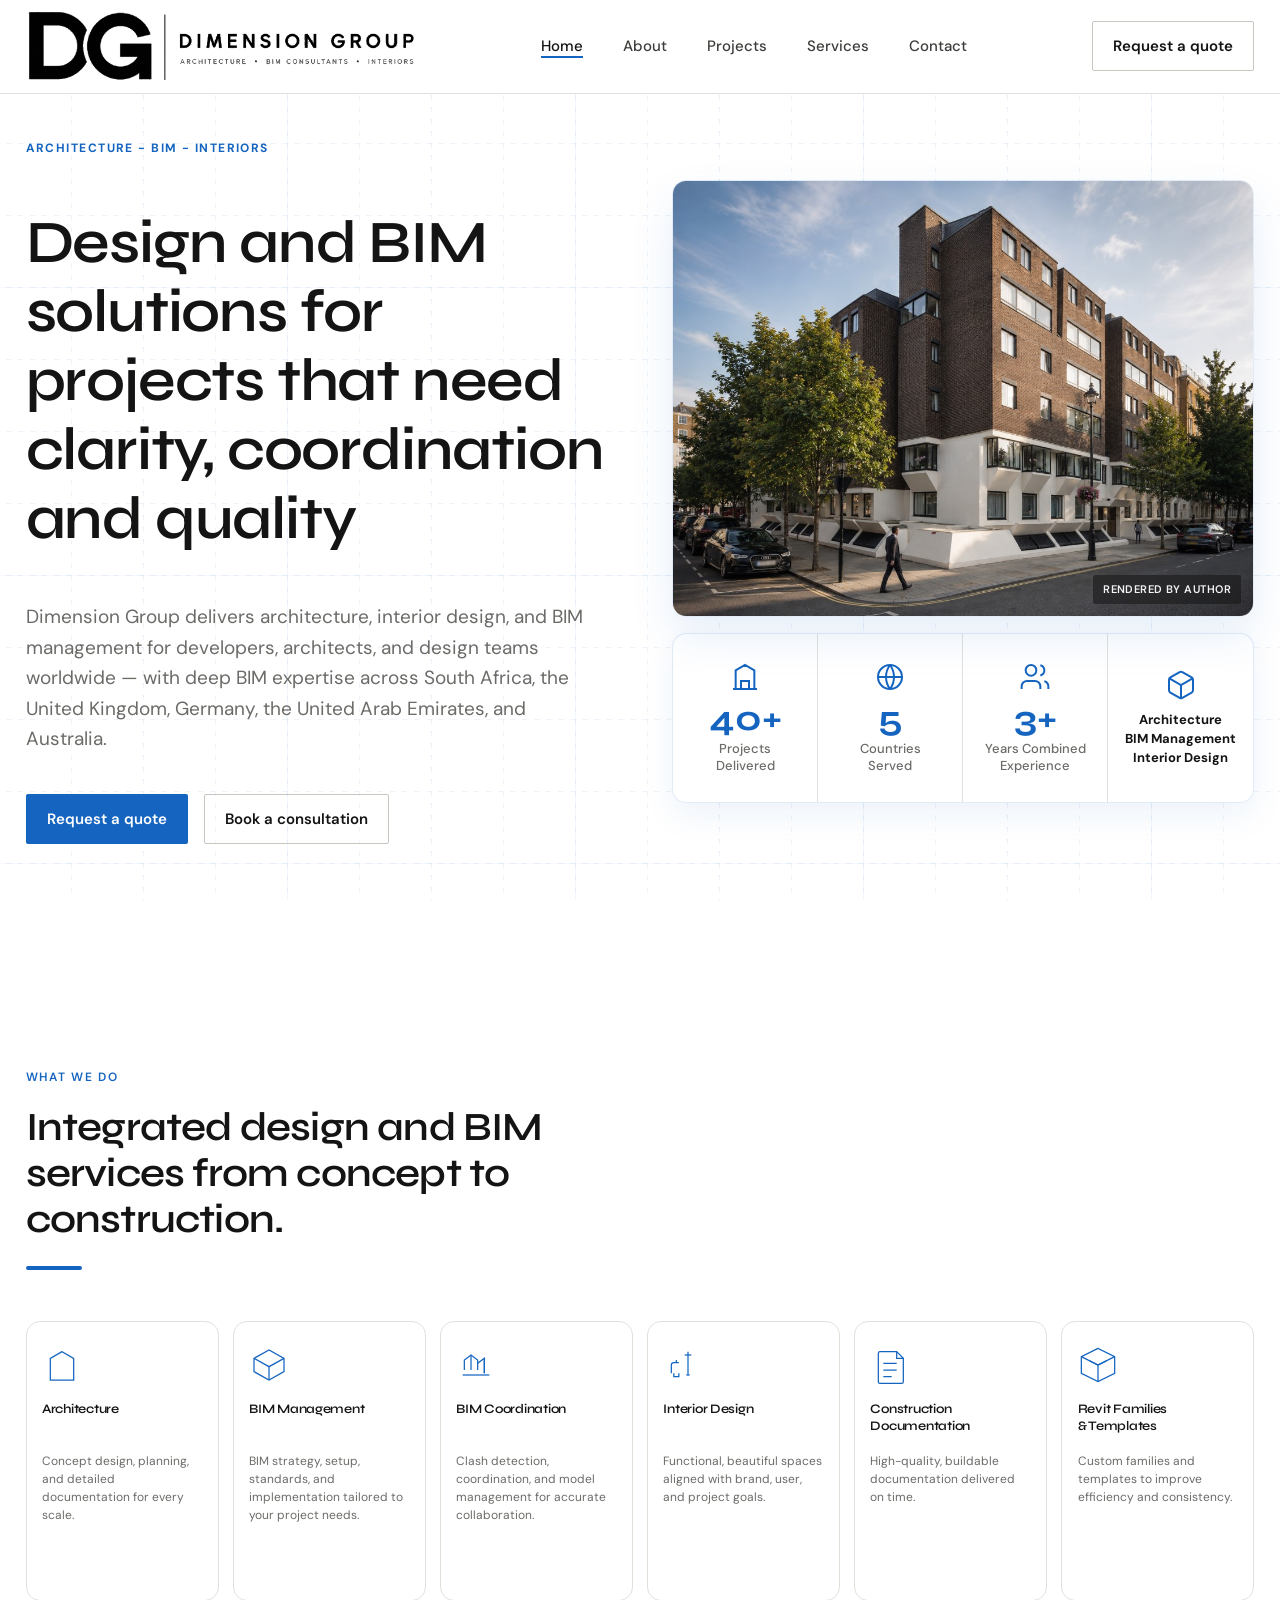
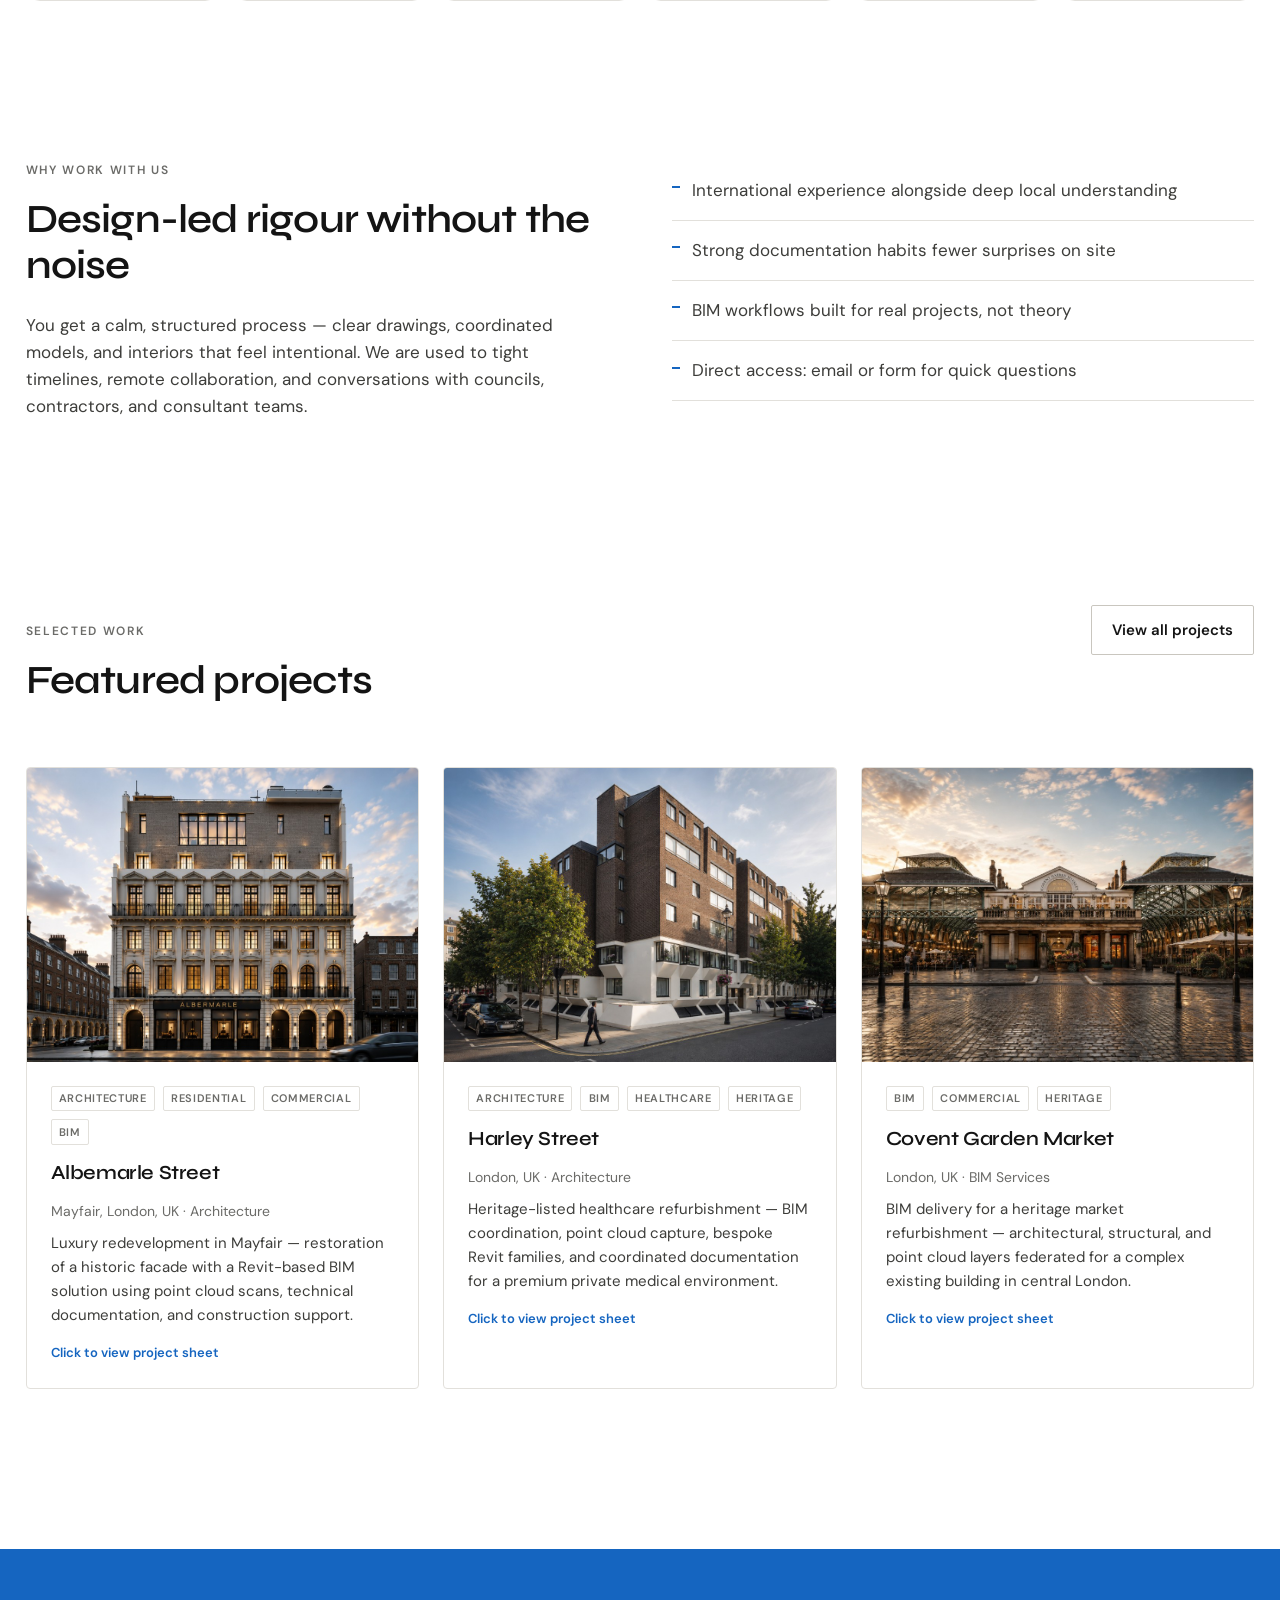
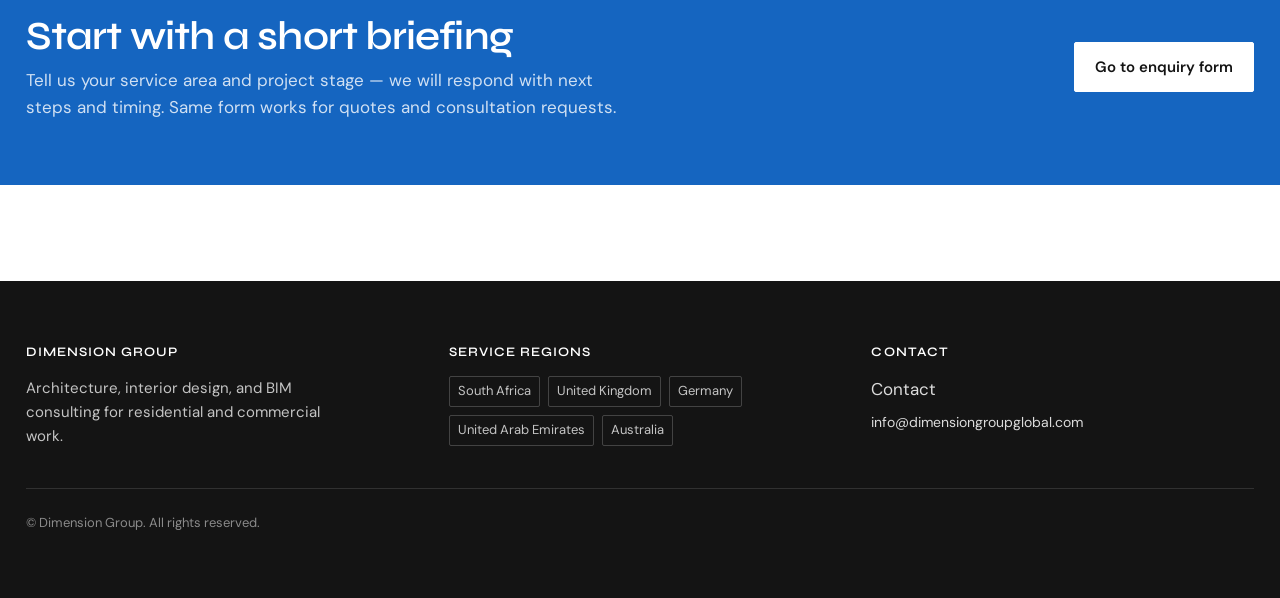
<file: index.html>
<!DOCTYPE html>
<html lang="en">
  <head>
    <meta charset="UTF-8" />
    <meta name="viewport" content="width=device-width, initial-scale=1" />
    <meta
      name="description"
      content="Dimension Group — design and BIM solutions across South Africa, the UK, Germany, the UAE, and Australia."
    />
    <meta name="robots" content="index, follow" />
    <link rel="canonical" href="https://www.dimensiongroupglobal.com/" />
    <link rel="icon" href="assets/images/logo.png" type="image/png" />
    <meta property="og:type" content="website" />
    <meta property="og:site_name" content="Dimension Group" />
    <meta property="og:title" content="Dimension Group — Design &amp; BIM consulting" />
    <meta
      property="og:description"
      content="Architecture, interior design, and BIM management for developers, architects, and design teams worldwide."
    />
    <meta property="og:url" content="https://www.dimensiongroupglobal.com/" />
    <meta property="og:image" content="https://www.dimensiongroupglobal.com/assets/images/hero.jpg" />
    <meta name="twitter:card" content="summary_large_image" />
    <meta name="twitter:title" content="Dimension Group — Design &amp; BIM consulting" />
    <meta
      name="twitter:description"
      content="Architecture, interior design, and BIM management for developers, architects, and design teams worldwide."
    />
    <meta name="twitter:image" content="https://www.dimensiongroupglobal.com/assets/images/hero.jpg" />
    <title>Dimension Group — Design &amp; BIM consulting</title>
    <link rel="preconnect" href="https://fonts.googleapis.com" />
    <link rel="preconnect" href="https://fonts.gstatic.com" crossorigin />
    <link
      href="https://fonts.googleapis.com/css2?family=DM+Sans:ital,opsz,wght@0,9..40,400;0,9..40,500;0,9..40,600;0,9..40,700&family=Syne:wght@500;600;700&display=swap"
      rel="stylesheet"
    />
    <link rel="stylesheet" href="css/main.css" />
  </head>
  <body class="grid-bg">
    <header class="site-header">
      <div class="header-inner">
        <a class="logo" href="index.html">
          <img src="assets/images/logo.png" alt="Dimension Group — Architecture, BIM Consultants, Interiors" width="1323" height="244" />
        </a>
        <nav class="nav-desktop" aria-label="Primary">
          <a href="index.html" aria-current="page">Home</a>
          <a href="about.html">About</a>
          <a href="projects.html">Projects</a>
          <a href="services.html">Services</a>
          <a href="contact.html">Contact</a>
        </nav>
        <div class="nav-cta">
          <a class="btn btn-secondary" href="contact.html#quote">Request a quote</a>
          <a
            class="btn btn-whatsapp-header"
            data-whatsapp
            data-whatsapp-prefill="Hi Dimension Group — I'd like to chat about a project."
            >WhatsApp</a
          >
        </div>
        <button type="button" class="btn-nav-toggle" aria-expanded="false" aria-controls="nav-mobile">
          Menu
        </button>
      </div>
      <nav id="nav-mobile" class="nav-mobile" aria-label="Mobile">
        <a href="index.html">Home</a>
        <a href="about.html">About</a>
        <a href="projects.html">Projects</a>
        <a href="services.html">Services</a>
        <a href="contact.html">Contact</a>
        <a href="contact.html#quote">Request a quote</a>
      </nav>
    </header>

    <main>
      <section class="hero">
        <div class="container hero-grid">
          <div>
            <p class="section-label">ARCHITECTURE - BIM - INTERIORS</p>
            <h1>Design and BIM solutions for projects that need clarity, coordination and quality</h1>
            <p class="hero-lede">
              Dimension Group delivers architecture, interior design, and BIM management for
              developers, architects, and design teams worldwide — with deep BIM expertise across
              South Africa, the United Kingdom, Germany, the United Arab Emirates, and Australia.
            </p>
            <div class="hero-actions">
              <a class="btn btn-primary" href="contact.html#quote">Request a quote</a>
              <a class="btn btn-secondary" href="contact.html#consultation">Book a consultation</a>
              <a
                class="btn btn-whatsapp"
                data-whatsapp
                data-whatsapp-prefill="Hi Dimension Group — I'd like to discuss a project."
                >Chat on WhatsApp</a
              >
            </div>
          </div>
          <div class="hero-visual">
            <figure class="hero-image-wrap">
              <img
                class="hero-image"
                src="assets/projects/harley-street-render.png"
                alt="Harley Street Private Healthcare — Dimension Group interior design"
                width="900"
                height="675"
              />
              <figcaption class="hero-image-caption">Rendered by author</figcaption>
            </figure>
            <div class="hero-stats" aria-label="Dimension Group at a glance">
              <div class="hero-stat">
                <svg class="hero-stat-icon" viewBox="0 0 24 24" fill="none" stroke="currentColor" stroke-width="1.5" aria-hidden="true">
                  <path d="M3 21h18M5 21V7l7-4 7 4v14M9 21v-6h6v6M9 9h.01M15 9h.01M9 13h.01M15 13h.01"/>
                </svg>
                <p class="hero-stat-value">40+</p>
                <p class="hero-stat-label">Projects<br />Delivered</p>
              </div>
              <div class="hero-stat">
                <svg class="hero-stat-icon" viewBox="0 0 24 24" fill="none" stroke="currentColor" stroke-width="1.5" aria-hidden="true">
                  <circle cx="12" cy="12" r="9"/>
                  <path d="M3 12h18M12 3a15 15 0 0 1 0 18M12 3a15 15 0 0 0 0 18"/>
                </svg>
                <p class="hero-stat-value">5</p>
                <p class="hero-stat-label">Countries<br />Served</p>
              </div>
              <div class="hero-stat">
                <svg class="hero-stat-icon" viewBox="0 0 24 24" fill="none" stroke="currentColor" stroke-width="1.5" aria-hidden="true">
                  <path d="M16 21v-2a4 4 0 0 0-4-4H6a4 4 0 0 0-4 4v2"/>
                  <circle cx="9" cy="7" r="4"/>
                  <path d="M22 21v-2a4 4 0 0 0-3-3.87M16 3.13a4 4 0 0 1 0 7.75"/>
                </svg>
                <p class="hero-stat-value">3+</p>
                <p class="hero-stat-label">Years Combined<br />Experience</p>
              </div>
              <div class="hero-stat hero-stat--services">
                <svg class="hero-stat-icon" viewBox="0 0 24 24" fill="none" stroke="currentColor" stroke-width="1.5" aria-hidden="true">
                  <path d="M21 16V8a2 2 0 0 0-1-1.73l-7-4a2 2 0 0 0-2 0l-7 4A2 2 0 0 0 3 8v8a2 2 0 0 0 1 1.73l7 4a2 2 0 0 0 2 0l7-4A2 2 0 0 0 21 16z"/>
                  <path d="M3.27 6.96 12 12.01l8.73-5.05M12 22.08V12"/>
                </svg>
                <p class="hero-stat-services">Architecture</p>
                <p class="hero-stat-services">BIM Management</p>
                <p class="hero-stat-services">Interior Design</p>
              </div>
            </div>
          </div>
        </div>
      </section>

      <section class="section what-we-do">
        <div class="container what-we-do-grid">
          <div class="what-we-do-intro">
            <p class="section-label">What we do</p>
            <h2>Integrated design and BIM services from concept to construction.</h2>
            <div class="what-we-do-rule" aria-hidden="true"></div>
          </div>
          <div class="service-cards-row">
            <a class="service-card" href="services.html#architecture">
              <svg class="service-card-icon" viewBox="0 0 48 48" fill="none" stroke="currentColor" stroke-width="1.5" aria-hidden="true">
                <path d="M24 8 10 16v26h28V16L24 8z"/>
                <path d="M18 24h.01M24 24h.01M30 24h.01M18 30h.01M24 30h.01M30 30h.01"/>
              </svg>
              <h3>Architecture</h3>
              <p>Concept design, planning, and detailed documentation for every scale.</p>
            </a>
            <a class="service-card" href="services.html#bim-strategy">
              <svg class="service-card-icon" viewBox="0 0 48 48" fill="none" stroke="currentColor" stroke-width="1.5" aria-hidden="true">
                <path d="M24 6 6 16v16l18 10 18-10V16L24 6z"/>
                <path d="M6 16l18 10 18-10M24 26V42"/>
              </svg>
              <h3>BIM Management</h3>
              <p>BIM strategy, setup, standards, and implementation tailored to your project needs.</p>
            </a>
            <a class="service-card" href="services.html#bim-project">
              <svg class="service-card-icon" viewBox="0 0 48 48" fill="none" stroke="currentColor" stroke-width="1.5" aria-hidden="true">
                <path d="M10 30V18l8-6 8 6v12"/>
                <path d="M18 12v18"/>
                <path d="M26 22l8-6v18"/>
                <path d="M34 16v18"/>
                <path d="M8 36h32"/>
              </svg>
              <h3>BIM Coordination</h3>
              <p>Clash detection, coordination, and model management for accurate collaboration.</p>
            </a>
            <a class="service-card" href="contact.html#quote">
              <svg class="service-card-icon" viewBox="0 0 48 48" fill="none" stroke="currentColor" stroke-width="1.5" aria-hidden="true">
                <path d="M10 34V24a3 3 0 0 1 3-3h6"/>
                <path d="M13 34v4h6v-4"/>
                <path d="M16 21v-3"/>
                <path d="M30 8v28"/>
                <path d="M26 12h8"/>
                <path d="M28 36h4"/>
              </svg>
              <h3>Interior Design</h3>
              <p>Functional, beautiful spaces aligned with brand, user, and project goals.</p>
            </a>
            <a class="service-card" href="services.html#bim-documentation">
              <svg class="service-card-icon" viewBox="0 0 48 48" fill="none" stroke="currentColor" stroke-width="1.5" aria-hidden="true">
                <path d="M12 8h20l8 8v28a2 2 0 0 1-2 2H12a2 2 0 0 1-2-2V10a2 2 0 0 1 2-2z"/>
                <path d="M32 8v8h8"/>
                <path d="M16 22h16M16 30h16M16 38h10"/>
              </svg>
              <h3>Construction<br />Documentation</h3>
              <p>High-quality, buildable documentation delivered on time.</p>
            </a>
            <a class="service-card" href="services.html#bim-digital-assets">
              <svg class="service-card-icon" viewBox="0 0 48 48" fill="none" stroke="currentColor" stroke-width="1.5" aria-hidden="true">
                <path d="M24 4 4 14v20l20 10 20-10V14L24 4z"/>
                <path d="M4 14l20 10 20-10M24 24v20"/>
                <path d="M14 19l10 5 10-5"/>
              </svg>
              <h3>Revit Families<br />&amp; Templates</h3>
              <p>Custom families and templates to improve efficiency and consistency.</p>
            </a>
          </div>
        </div>
      </section>

      <section class="section section-tight">
        <div class="container split">
          <div>
            <p class="section-label">Why work with us</p>
            <h2>Design-led rigour without the noise</h2>
            <p>
              You get a calm, structured process — clear drawings, coordinated models, and interiors
              that feel intentional. We are used to tight timelines, remote collaboration, and
              conversations with councils, contractors, and consultant teams.
            </p>
          </div>
          <div>
            <ul class="list-check">
              <li>International experience alongside deep local understanding</li>
              <li>Strong documentation habits fewer surprises on site</li>
              <li>BIM workflows built for real projects, not theory</li>
              <li>Direct access: email or form for quick questions</li>
            </ul>
          </div>
        </div>
      </section>

      <section class="section">
        <div class="container">
          <div style="display: flex; flex-wrap: wrap; align-items: baseline; justify-content: space-between; gap: var(--space-md)">
            <div>
              <p class="section-label">Selected work</p>
              <h2>Featured projects</h2>
            </div>
            <a class="btn btn-secondary" href="projects.html">View all projects</a>
          </div>
          <div id="featured-projects" class="projects-grid" style="margin-top: var(--space-lg)" aria-live="polite"></div>
        </div>
      </section>

      <section class="lead-strip" id="lead">
        <div class="lead-strip-inner">
          <div>
            <h2>Start with a short briefing</h2>
            <p>
              Tell us your service area and project stage — we will respond with next steps and
              timing. Same form works for quotes and consultation requests.
            </p>
          </div>
          <a class="btn btn-secondary" href="contact.html#quote" style="background: #fff; border-color: #fff; color: var(--ink)">Go to enquiry form</a>
        </div>
      </section>
    </main>

    <footer class="footer">
      <div class="footer-inner">
        <div>
          <h4>Dimension Group</h4>
          <p style="margin: 0; font-size: 0.9375rem; max-width: 22em">
            Architecture, interior design, and BIM consulting for residential and commercial work.
          </p>
        </div>
        <div>
          <h4>Service regions</h4>
          <ul class="footer-regions">
            <li>South Africa</li>
            <li>United Kingdom</li>
            <li>Germany</li>
            <li>United Arab Emirates</li>
            <li>Australia</li>
          </ul>
        </div>
        <div>
          <h4>Contact</h4>
          <p style="margin: 0 0 var(--space-xs)">
            <a href="contact.html">Contact</a>
          </p>
          <p style="margin: 0; font-size: 0.875rem">
            <a id="footer-email" href="mailto:info@dimensiongroupglobal.com">info@dimensiongroupglobal.com</a>
          </p>
        </div>
      </div>
      <p class="footer-bottom">&copy; Dimension Group. All rights reserved.</p>
    </footer>

    <script src="js/main.js"></script>
    <script src="js/projects.js"></script>
    <script type="application/ld+json">
      {
        "@context": "https://schema.org",
        "@type": "ProfessionalService",
        "name": "Dimension Group",
        "url": "https://www.dimensiongroupglobal.com/",
        "logo": "https://www.dimensiongroupglobal.com/assets/images/logo.png",
        "image": "https://www.dimensiongroupglobal.com/assets/images/hero.jpg",
        "description": "Architecture, interior design, and BIM consulting for residential and commercial projects worldwide.",
        "email": "info@dimensiongroupglobal.com",
        "areaServed": ["South Africa", "United Kingdom", "Germany", "United Arab Emirates", "Australia"],
        "serviceType": ["Architecture", "BIM consulting", "Interior design"]
      }
    </script>
  </body>
</html>
</file>
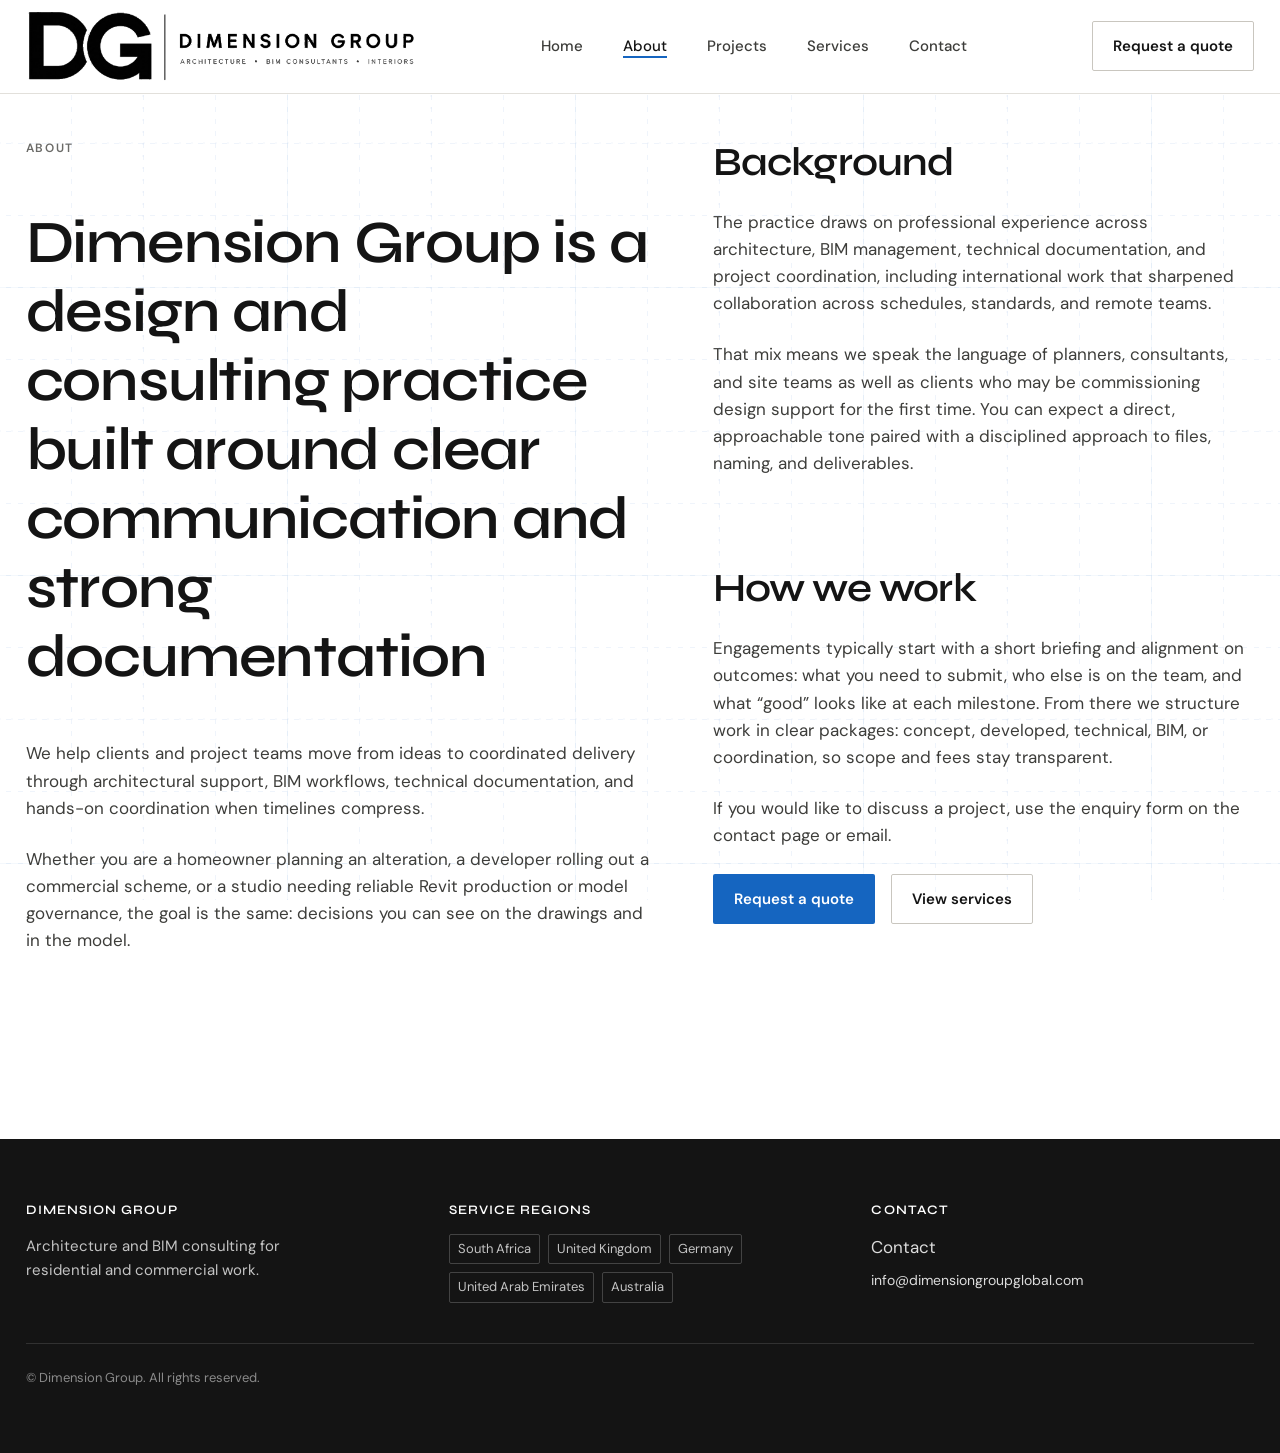
<file: about.html>
<!DOCTYPE html>
<html lang="en">
  <head>
    <meta charset="UTF-8" />
    <meta name="viewport" content="width=device-width, initial-scale=1" />
    <meta
      name="description"
      content="About Dimension Group — design and consulting in architecture and BIM."
    />
    <meta name="robots" content="index, follow" />
    <link rel="canonical" href="https://www.dimensiongroupglobal.com/about.html" />
    <link rel="icon" href="assets/images/logo.png" type="image/png" />
    <meta property="og:type" content="website" />
    <meta property="og:site_name" content="Dimension Group" />
    <meta property="og:title" content="About — Dimension Group" />
    <meta property="og:description" content="About Dimension Group — design and consulting in architecture and BIM." />
    <meta property="og:url" content="https://www.dimensiongroupglobal.com/about.html" />
    <meta property="og:image" content="https://www.dimensiongroupglobal.com/assets/images/hero.jpg" />
    <meta name="twitter:card" content="summary_large_image" />
    <title>About — Dimension Group</title>
    <link rel="preconnect" href="https://fonts.googleapis.com" />
    <link rel="preconnect" href="https://fonts.gstatic.com" crossorigin />
    <link
      href="https://fonts.googleapis.com/css2?family=DM+Sans:ital,opsz,wght@0,9..40,400;0,9..40,500;0,9..40,600;0,9..40,700&family=Syne:wght@500;600;700&display=swap"
      rel="stylesheet"
    />
    <link rel="stylesheet" href="css/main.css" />
  </head>
  <body class="grid-bg">
    <header class="site-header">
      <div class="header-inner">
        <a class="logo" href="index.html">
          <img src="assets/images/logo.png" alt="Dimension Group — Architecture, BIM Consultants, Interiors" width="1323" height="244" />
        </a>
        <nav class="nav-desktop" aria-label="Primary">
          <a href="index.html">Home</a>
          <a href="about.html" aria-current="page">About</a>
          <a href="projects.html">Projects</a>
          <a href="services.html">Services</a>
          <a href="contact.html">Contact</a>
        </nav>
        <div class="nav-cta">
          <a class="btn btn-secondary" href="contact.html#quote">Request a quote</a>
          <a
            class="btn btn-whatsapp-header"
            data-whatsapp
            data-whatsapp-prefill="Hi Dimension Group — I'd like to chat about a project."
            >WhatsApp</a
          >
        </div>
        <button type="button" class="btn-nav-toggle" aria-expanded="false" aria-controls="nav-mobile">
          Menu
        </button>
      </div>
      <nav id="nav-mobile" class="nav-mobile" aria-label="Mobile">
        <a href="index.html">Home</a>
        <a href="about.html">About</a>
        <a href="projects.html">Projects</a>
        <a href="services.html">Services</a>
        <a href="contact.html">Contact</a>
        <a href="contact.html#quote">Request a quote</a>
      </nav>
    </header>

    <main>
      <section class="section section-tight">
        <div class="container about-layout">
          <div class="about-intro">
            <p class="section-label">About</p>
            <h1>Dimension Group is a design and consulting practice built around clear communication and strong documentation</h1>
            <p>
              We help clients and project teams move from ideas to coordinated delivery through
              architectural support, BIM workflows, technical documentation, and hands-on
              coordination when timelines compress.
            </p>
            <p>
              Whether you are a homeowner planning an alteration, a developer rolling out a
              commercial scheme, or a studio needing reliable Revit production or model governance,
              the goal is the same: decisions you can see on the drawings and in the model.
            </p>
          </div>
          <div class="about-content">
            <div class="about-block">
              <h2>Background</h2>
              <p>
                The practice draws on professional experience across architecture, BIM management,
                technical documentation, and project coordination, including international work that
                sharpened collaboration across schedules, standards, and remote teams.
              </p>
              <p>
                That mix means we speak the language of planners, consultants, and site teams as well
                as clients who may be commissioning design support for the first time. You can expect a
                direct, approachable tone paired with a disciplined approach to files, naming, and
                deliverables.
              </p>
            </div>
            <div class="about-block">
              <h2>How we work</h2>
              <p>
                Engagements typically start with a short briefing and alignment on outcomes: what you
                need to submit, who else is on the team, and what “good” looks like at each milestone.
                From there we structure work in clear packages: concept, developed, technical, BIM, or
                coordination, so scope and fees stay transparent.
              </p>
              <p>
                If you would like to discuss a project, use the enquiry form on the contact page or email.
              </p>
              <div class="about-actions">
                <a class="btn btn-primary" href="contact.html#quote">Request a quote</a>
                <a class="btn btn-secondary" href="services.html">View services</a>
              </div>
            </div>
          </div>
        </div>
      </section>
    </main>

    <footer class="footer">
      <div class="footer-inner">
        <div>
          <h4>Dimension Group</h4>
          <p style="margin: 0; font-size: 0.9375rem; max-width: 22em">
            Architecture and BIM consulting for residential and commercial work.
          </p>
        </div>
        <div>
          <h4>Service regions</h4>
          <ul class="footer-regions">
            <li>South Africa</li>
            <li>United Kingdom</li>
            <li>Germany</li>
            <li>United Arab Emirates</li>
            <li>Australia</li>
          </ul>
        </div>
        <div>
          <h4>Contact</h4>
          <p style="margin: 0 0 var(--space-xs)">
            <a href="contact.html">Contact</a>
          </p>
          <p style="margin: 0; font-size: 0.875rem">
            <a href="mailto:info@dimensiongroupglobal.com">info@dimensiongroupglobal.com</a>
          </p>
        </div>
      </div>
      <p class="footer-bottom">&copy; Dimension Group. All rights reserved.</p>
    </footer>

    <script src="js/main.js"></script>
  </body>
</html>
</file>
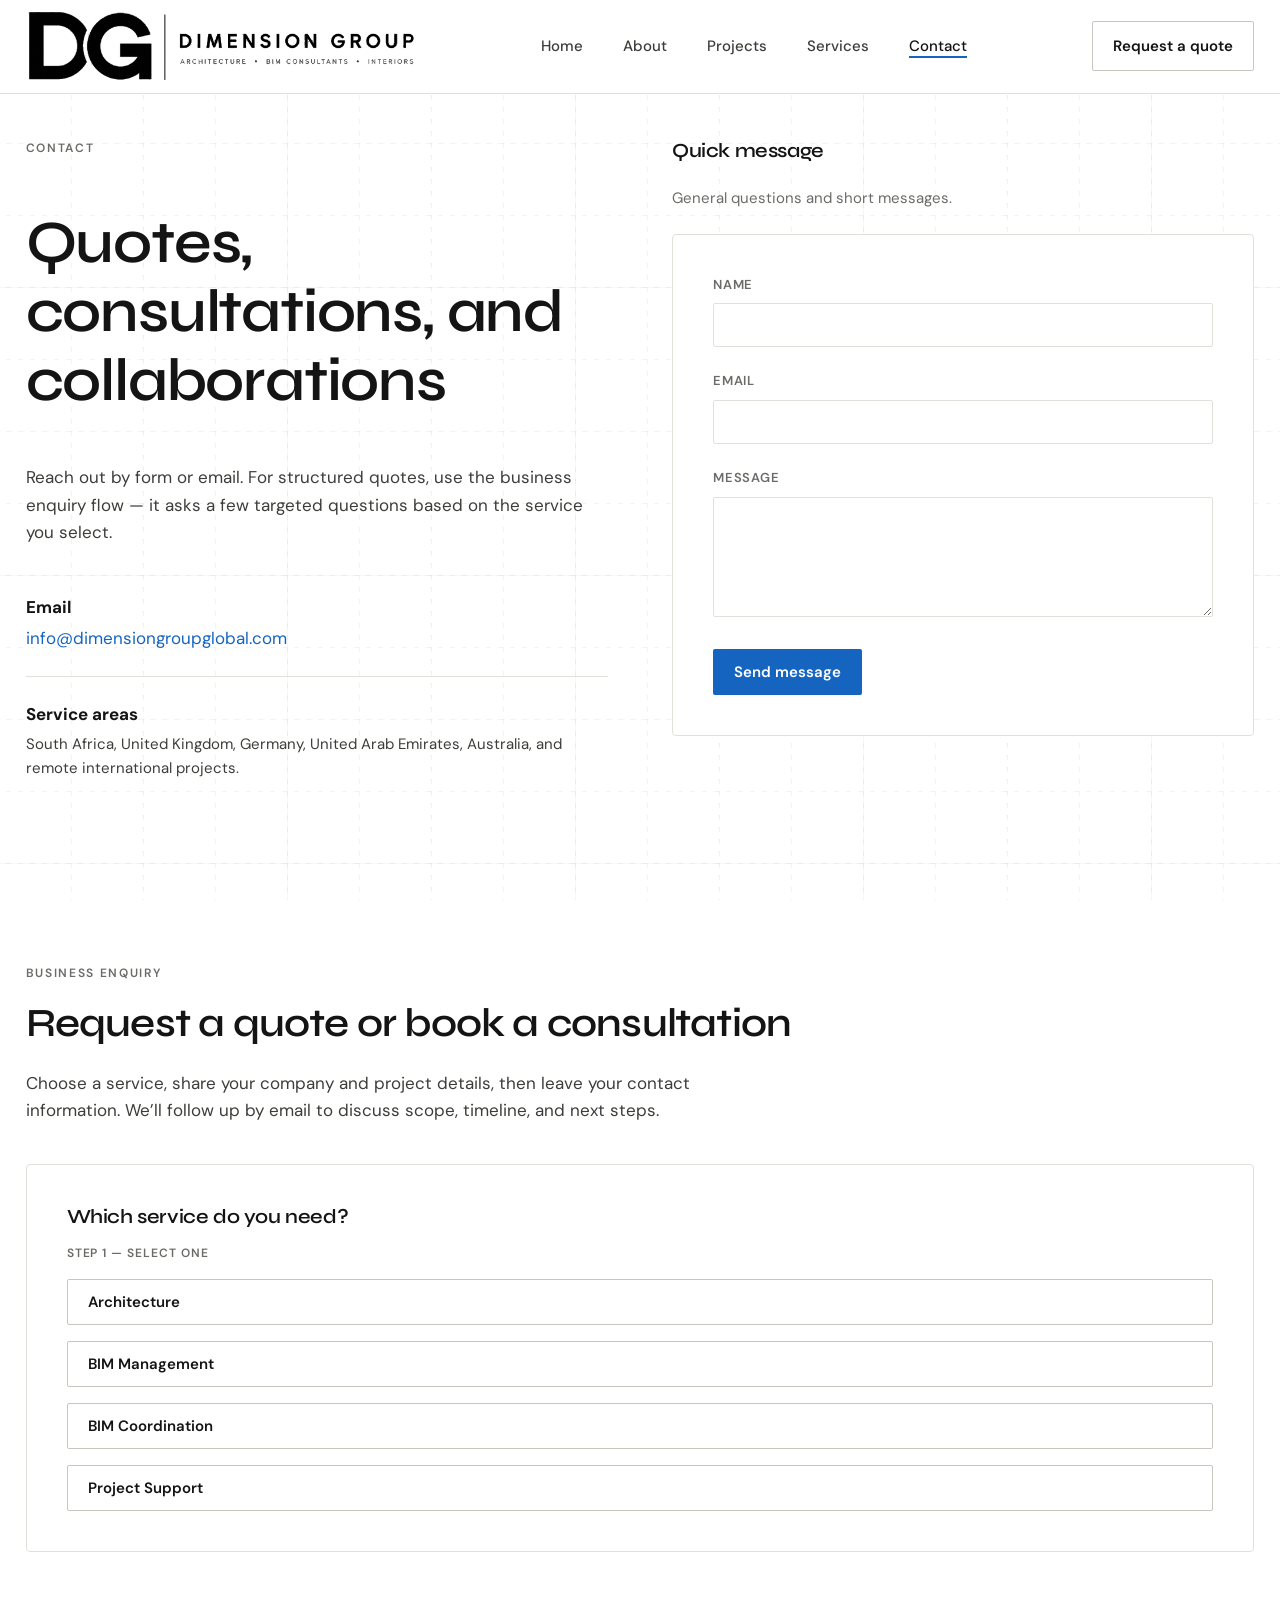
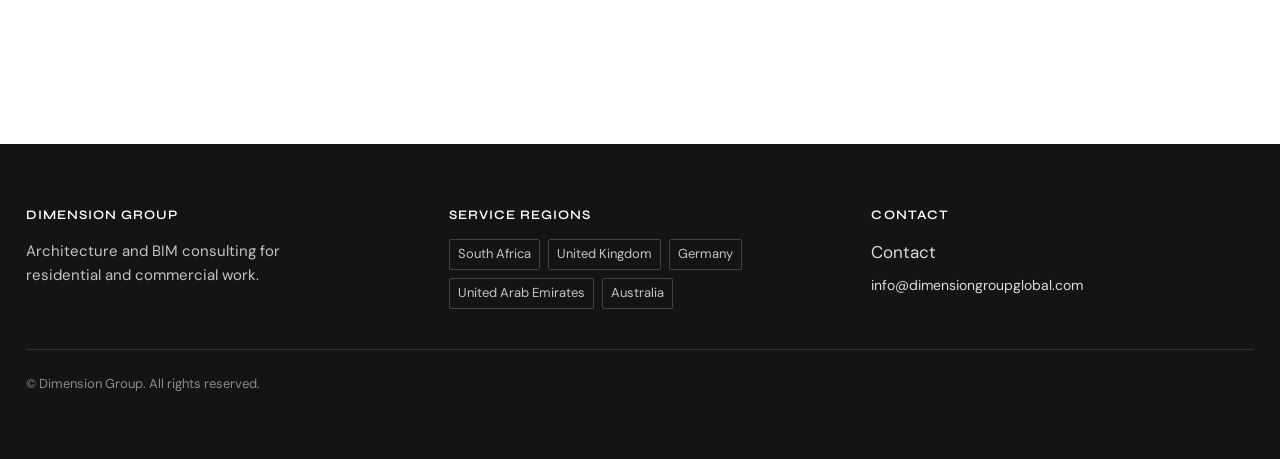
<file: contact.html>
<!DOCTYPE html>
<html lang="en">
  <head>
    <meta charset="UTF-8" />
    <meta name="viewport" content="width=device-width, initial-scale=1" />
    <meta name="description" content="Contact Dimension Group — quotes, email, and socials." />
    <meta name="robots" content="index, follow" />
    <link rel="canonical" href="https://www.dimensiongroupglobal.com/contact.html" />
    <link rel="icon" href="assets/images/logo.png" type="image/png" />
    <meta property="og:type" content="website" />
    <meta property="og:site_name" content="Dimension Group" />
    <meta property="og:title" content="Contact — Dimension Group" />
    <meta property="og:description" content="Contact Dimension Group — quotes, email, and socials." />
    <meta property="og:url" content="https://www.dimensiongroupglobal.com/contact.html" />
    <meta property="og:image" content="https://www.dimensiongroupglobal.com/assets/images/hero.jpg" />
    <meta name="twitter:card" content="summary_large_image" />
    <title>Contact — Dimension Group</title>
    <link rel="preconnect" href="https://fonts.googleapis.com" />
    <link rel="preconnect" href="https://fonts.gstatic.com" crossorigin />
    <link
      href="https://fonts.googleapis.com/css2?family=DM+Sans:ital,opsz,wght@0,9..40,400;0,9..40,500;0,9..40,600;0,9..40,700&family=Syne:wght@500;600;700&display=swap"
      rel="stylesheet"
    />
    <link rel="stylesheet" href="css/main.css" />
  </head>
  <body class="grid-bg">
    <header class="site-header">
      <div class="header-inner">
        <a class="logo" href="index.html">
          <img src="assets/images/logo.png" alt="Dimension Group — Architecture, BIM Consultants, Interiors" width="1323" height="244" />
        </a>
        <nav class="nav-desktop" aria-label="Primary">
          <a href="index.html">Home</a>
          <a href="about.html">About</a>
          <a href="projects.html">Projects</a>
          <a href="services.html">Services</a>
          <a href="contact.html" aria-current="page">Contact</a>
        </nav>
        <div class="nav-cta">
          <a class="btn btn-secondary" href="#quote">Request a quote</a>
          <a
            class="btn btn-whatsapp-header"
            data-whatsapp
            data-whatsapp-prefill="Hi Dimension Group — I'd like to chat about a project."
            >WhatsApp</a
          >
        </div>
        <button type="button" class="btn-nav-toggle" aria-expanded="false" aria-controls="nav-mobile">
          Menu
        </button>
      </div>
      <nav id="nav-mobile" class="nav-mobile" aria-label="Mobile">
        <a href="index.html">Home</a>
        <a href="about.html">About</a>
        <a href="projects.html">Projects</a>
        <a href="services.html">Services</a>
        <a href="contact.html">Contact</a>
        <a href="#quote">Request a quote</a>
      </nav>
    </header>

    <main>
      <section class="section section-tight" id="consultation">
        <div class="container contact-layout">
          <div>
            <p class="section-label">Contact</p>
            <h1>Quotes, consultations, and collaborations</h1>
            <p>
              Reach out by form or email. For structured quotes, use the business enquiry flow —
              it asks a few targeted questions based on the service you select.
            </p>
            <div class="contact-card contact-hidden">
              <strong>Phone</strong>
              <a href="tel:+442033553106">+44 20 3355 3106</a>
            </div>
            <div class="contact-card">
              <strong>Email</strong>
              <a href="mailto:info@dimensiongroupglobal.com">info@dimensiongroupglobal.com</a>
            </div>
            <div class="contact-card">
              <strong>WhatsApp</strong>
              <a
                data-whatsapp
                data-whatsapp-prefill="Hi Dimension Group — I'd like to discuss a project."
                >Open chat</a
              >
            </div>
            <div class="contact-card">
              <strong>Service areas</strong>
              <p style="margin: 0; font-size: 0.9375rem">
                South Africa, United Kingdom, Germany, United Arab Emirates, Australia, and remote
                international projects.
              </p>
            </div>
          </div>
          <div>
            <h2 style="font-size: 1.25rem; margin-top: 0">Quick message</h2>
            <p style="font-size: 0.9375rem; color: var(--muted)">General questions and short messages.</p>
            <form id="simple-contact-form" class="form-panel">
              <div class="form-row">
                <label for="simple-name">Name</label>
                <input id="simple-name" name="name" type="text" autocomplete="name" required />
              </div>
              <div class="form-row">
                <label for="simple-email">Email</label>
                <input id="simple-email" name="email" type="email" autocomplete="email" required />
              </div>
              <div class="form-row">
                <label for="simple-message">Message</label>
                <textarea id="simple-message" name="message" required></textarea>
              </div>
              <button type="submit" class="btn btn-primary">Send message</button>
            </form>
          </div>
        </div>
      </section>

      <section class="section" id="quote">
        <div class="container">
          <p class="section-label">Business enquiry</p>
          <h2>Request a quote or book a consultation</h2>
          <p style="max-width: 40em">
            Choose a service, share your company and project details, then leave your contact
            information. We’ll follow up by email to discuss scope, timeline, and next steps.
          </p>

          <form id="lead-wizard" class="form-panel form-panel-wide" style="margin-top: var(--space-lg)">
            <div class="form-step is-active">
              <h3>Which service do you need?</h3>
              <p class="section-label" style="letter-spacing: 0.08em">Step 1 — select one</p>
              <div class="wizard-service-btns">
                <button type="button" class="btn btn-secondary" data-select-service="Architecture">
                  Architecture
                </button>
                <button type="button" class="btn btn-secondary" data-select-service="BIM Management">
                  BIM Management
                </button>
                <button type="button" class="btn btn-secondary" data-select-service="BIM Coordination">
                  BIM Coordination
                </button>
                <button type="button" class="btn btn-secondary" data-select-service="Project Support">
                  Project Support
                </button>
              </div>
            </div>

            <div class="form-step">
              <h3>About your project</h3>
              <p class="section-label" style="letter-spacing: 0.08em">Step 2 — project details</p>
              <div class="form-row">
                <label for="lead-company">Company name</label>
                <input id="lead-company" name="company" type="text" autocomplete="organization" required />
              </div>
              <div class="form-row">
                <label for="lead-location">Project location</label>
                <select id="lead-location" name="project-location" required>
                  <option value="">Select region…</option>
                  <option value="South Africa">South Africa</option>
                  <option value="United Kingdom">United Kingdom</option>
                  <option value="Germany">Germany</option>
                  <option value="United Arab Emirates">United Arab Emirates</option>
                  <option value="Australia">Australia</option>
                  <option value="Other / international">Other / international</option>
                </select>
              </div>
              <div class="form-row">
                <label for="lead-project-type">Project type</label>
                <select id="lead-project-type" name="project-type" required>
                  <option value="">Select…</option>
                  <option value="Residential — new build">Residential — new build</option>
                  <option value="Residential — alteration">Residential — alteration</option>
                  <option value="Commercial">Commercial</option>
                  <option value="Mixed-use">Mixed-use</option>
                  <option value="Hospitality">Hospitality</option>
                  <option value="Retail">Retail</option>
                  <option value="BIM / documentation only">BIM / documentation only</option>
                  <option value="Other">Other</option>
                </select>
              </div>
              <div class="form-row">
                <label for="lead-budget">Budget range</label>
                <select id="lead-budget" name="budget" required disabled>
                  <option value="">Select project location first…</option>
                </select>
              </div>
              <div class="form-row">
                <label for="lead-message">Message</label>
                <textarea
                  id="lead-message"
                  name="message"
                  placeholder="Scope, timeline, deliverables, or links to briefs"
                  required
                ></textarea>
              </div>
              <div class="form-nav">
                <button type="button" class="btn btn-secondary" id="wizard-back-1">Back</button>
                <button type="button" class="btn btn-primary" id="wizard-next-1">Continue</button>
              </div>
            </div>

            <div class="form-step">
              <h3>Your contact details</h3>
              <p class="section-label" style="letter-spacing: 0.08em">Step 3 — we will respond by email</p>
              <div class="form-row">
                <label for="contact-region">Your region</label>
                <select id="contact-region" name="region" required>
                  <option value="">Select…</option>
                  <option value="South Africa">South Africa</option>
                  <option value="United Kingdom">United Kingdom</option>
                  <option value="Germany">Germany</option>
                  <option value="United Arab Emirates">United Arab Emirates</option>
                  <option value="Australia">Australia</option>
                  <option value="Other / international">Other / international</option>
                </select>
              </div>
              <div class="form-row">
                <label for="contact-name">Full name</label>
                <input id="contact-name" name="name" type="text" autocomplete="name" required />
              </div>
              <div class="form-row">
                <label for="contact-email">Email</label>
                <input id="contact-email" name="email" type="email" autocomplete="email" required />
              </div>
              <div class="form-row">
                <label for="contact-phone">Phone (optional)</label>
                <input id="contact-phone" name="phone" type="tel" autocomplete="tel" />
              </div>
              <div class="form-nav">
                <button type="button" class="btn btn-secondary" id="wizard-back-2">Back</button>
                <button type="submit" class="btn btn-primary">Submit enquiry</button>
              </div>
              <p style="font-size: 0.8125rem; color: var(--muted); margin: var(--space-md) 0 0">
                Prefer chat?
                <a
                  data-whatsapp
                  data-whatsapp-prefill="Hi Dimension Group — I'm completing your enquiry form."
                  >Continue on WhatsApp</a
                >
              </p>
            </div>
          </form>
        </div>
      </section>
    </main>

    <footer class="footer">
      <div class="footer-inner">
        <div>
          <h4>Dimension Group</h4>
          <p style="margin: 0; font-size: 0.9375rem; max-width: 22em">
            Architecture and BIM consulting for residential and commercial work.
          </p>
        </div>
        <div>
          <h4>Service regions</h4>
          <ul class="footer-regions">
            <li>South Africa</li>
            <li>United Kingdom</li>
            <li>Germany</li>
            <li>United Arab Emirates</li>
            <li>Australia</li>
          </ul>
        </div>
        <div>
          <h4>Contact</h4>
          <p style="margin: 0 0 var(--space-xs)">
            <a href="contact.html">Contact</a>
          </p>
          <p style="margin: 0; font-size: 0.875rem">
            <a href="mailto:info@dimensiongroupglobal.com">info@dimensiongroupglobal.com</a>
          </p>
        </div>
      </div>
      <p class="footer-bottom">&copy; Dimension Group. All rights reserved.</p>
    </footer>

    <script src="js/main.js"></script>
    <script src="js/contact-form.js"></script>
  </body>
</html>
</file>
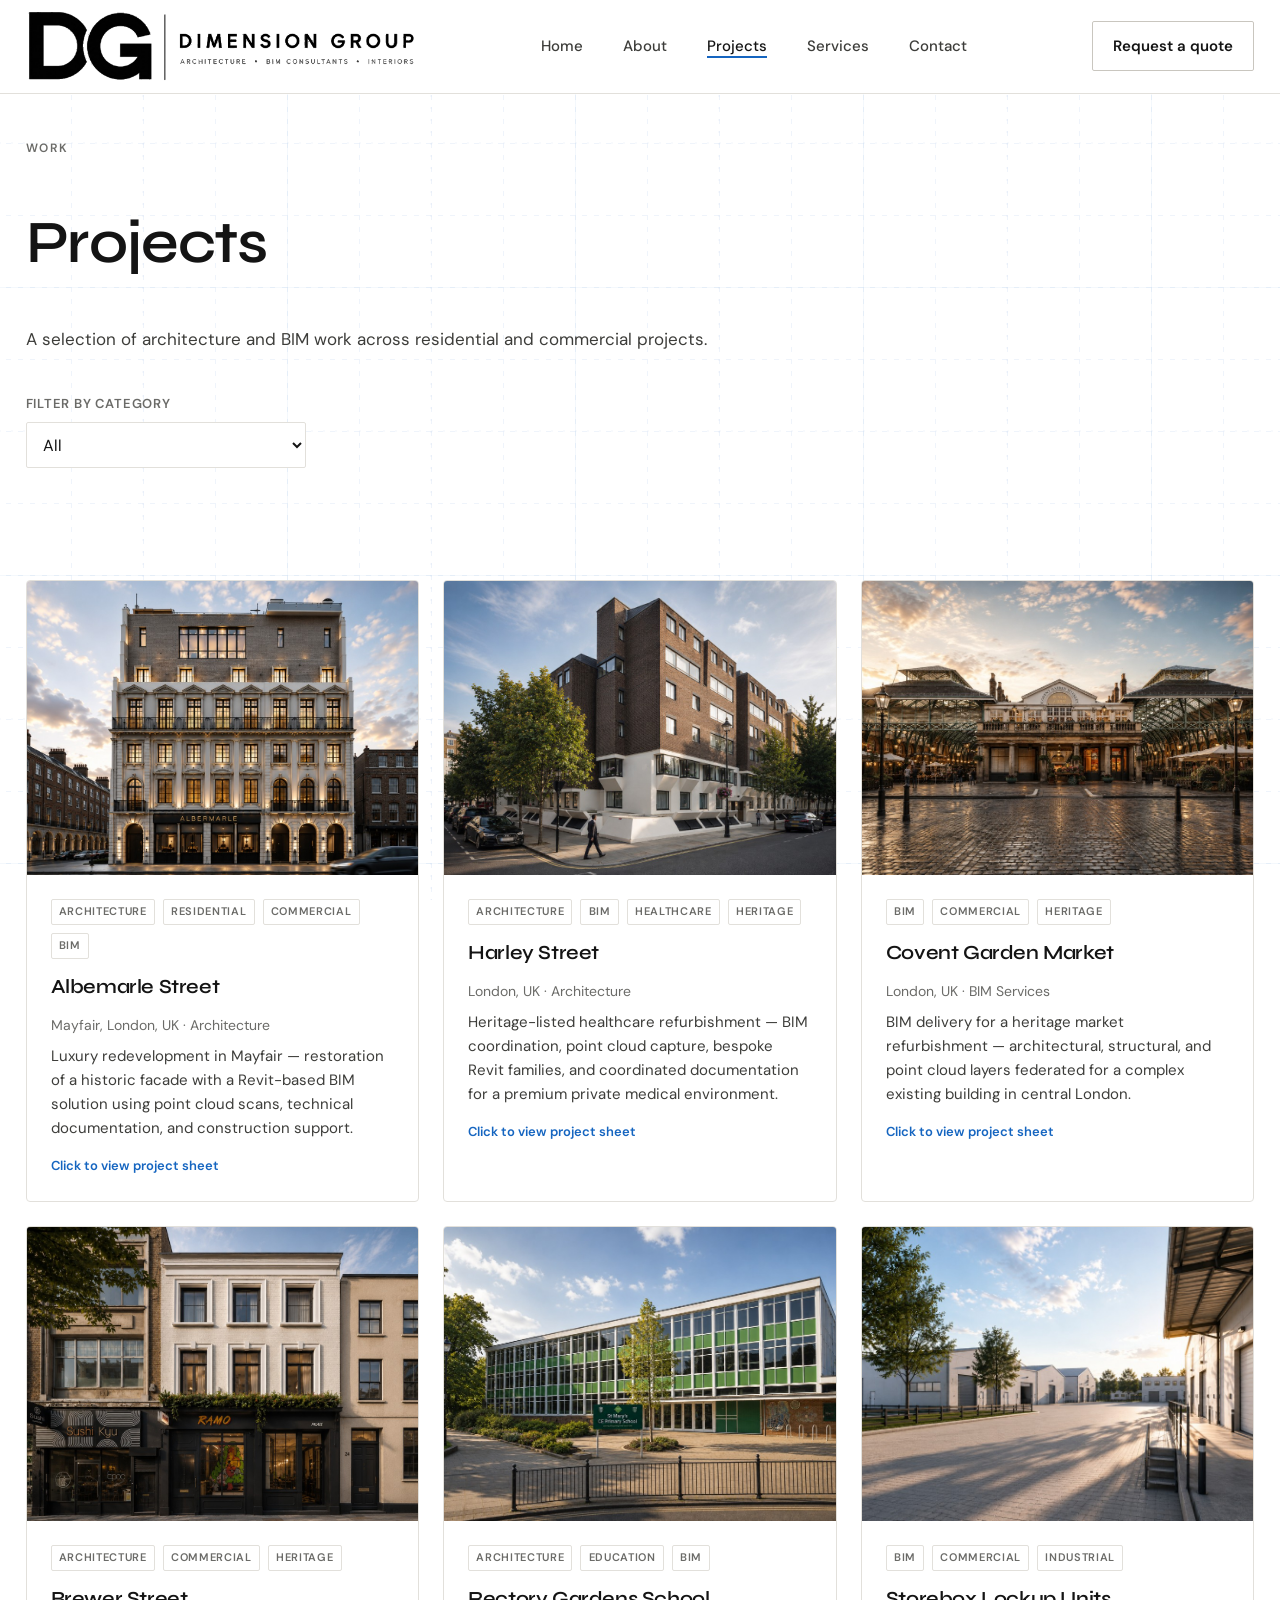
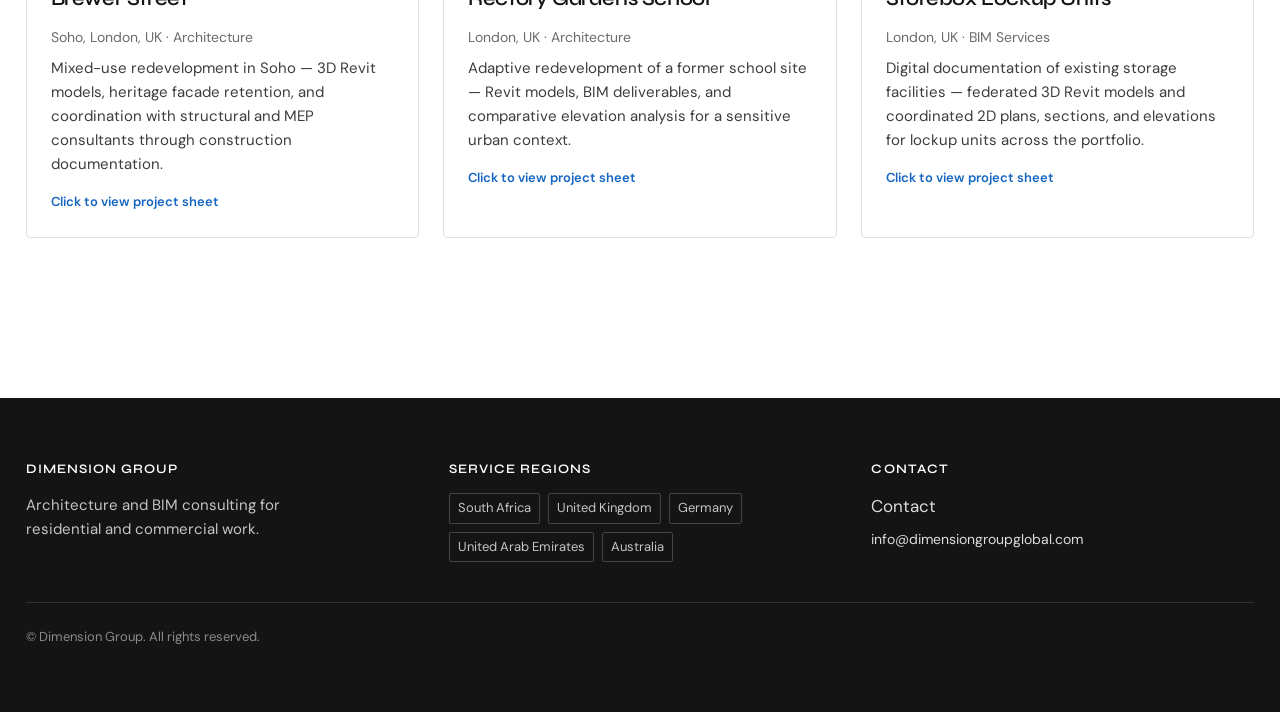
<file: projects.html>
<!DOCTYPE html>
<html lang="en">
  <head>
    <meta charset="UTF-8" />
    <meta name="viewport" content="width=device-width, initial-scale=1" />
    <meta name="description" content="Projects — Dimension Group architecture and BIM." />
    <meta name="robots" content="index, follow" />
    <link rel="canonical" href="https://www.dimensiongroupglobal.com/projects.html" />
    <link rel="icon" href="assets/images/logo.png" type="image/png" />
    <meta property="og:type" content="website" />
    <meta property="og:site_name" content="Dimension Group" />
    <meta property="og:title" content="Projects — Dimension Group" />
    <meta property="og:description" content="Projects — Dimension Group architecture and BIM." />
    <meta property="og:url" content="https://www.dimensiongroupglobal.com/projects.html" />
    <meta property="og:image" content="https://www.dimensiongroupglobal.com/assets/images/hero.jpg" />
    <meta name="twitter:card" content="summary_large_image" />
    <title>Projects — Dimension Group</title>
    <link rel="preconnect" href="https://fonts.googleapis.com" />
    <link rel="preconnect" href="https://fonts.gstatic.com" crossorigin />
    <link
      href="https://fonts.googleapis.com/css2?family=DM+Sans:ital,opsz,wght@0,9..40,400;0,9..40,500;0,9..40,600;0,9..40,700&family=Syne:wght@500;600;700&display=swap"
      rel="stylesheet"
    />
    <link rel="stylesheet" href="css/main.css" />
  </head>
  <body class="grid-bg">
    <header class="site-header">
      <div class="header-inner">
        <a class="logo" href="index.html">
          <img src="assets/images/logo.png" alt="Dimension Group — Architecture, BIM Consultants, Interiors" width="1323" height="244" />
        </a>
        <nav class="nav-desktop" aria-label="Primary">
          <a href="index.html">Home</a>
          <a href="about.html">About</a>
          <a href="projects.html" aria-current="page">Projects</a>
          <a href="services.html">Services</a>
          <a href="contact.html">Contact</a>
        </nav>
        <div class="nav-cta">
          <a class="btn btn-secondary" href="contact.html#quote">Request a quote</a>
          <a
            class="btn btn-whatsapp-header"
            data-whatsapp
            data-whatsapp-prefill="Hi Dimension Group — I'd like to chat about a project."
            >WhatsApp</a
          >
        </div>
        <button type="button" class="btn-nav-toggle" aria-expanded="false" aria-controls="nav-mobile">
          Menu
        </button>
      </div>
      <nav id="nav-mobile" class="nav-mobile" aria-label="Mobile">
        <a href="index.html">Home</a>
        <a href="about.html">About</a>
        <a href="projects.html">Projects</a>
        <a href="services.html">Services</a>
        <a href="contact.html">Contact</a>
        <a href="contact.html#quote">Request a quote</a>
      </nav>
    </header>

    <main>
      <section class="section section-tight">
        <div class="container">
          <p class="section-label">Work</p>
          <h1>Projects</h1>
          <p style="max-width: 42em">
            A selection of architecture and BIM work across residential and commercial projects.
          </p>
          <div class="form-row" style="max-width: 280px; margin-top: var(--space-lg)">
            <label for="project-filter">Filter by category</label>
            <select id="project-filter">
              <option value="">All</option>
              <option value="Architecture">Architecture</option>
              <option value="BIM">BIM</option>
              <option value="Residential">Residential</option>
              <option value="Commercial">Commercial</option>
              <option value="Technical Documentation">Technical documentation</option>
            </select>
          </div>
        </div>
      </section>

      <section class="section section-tight">
        <div class="container">
          <div id="all-projects" class="projects-grid" aria-live="polite"></div>
        </div>
      </section>
    </main>

    <footer class="footer">
      <div class="footer-inner">
        <div>
          <h4>Dimension Group</h4>
          <p style="margin: 0; font-size: 0.9375rem; max-width: 22em">
            Architecture and BIM consulting for residential and commercial work.
          </p>
        </div>
        <div>
          <h4>Service regions</h4>
          <ul class="footer-regions">
            <li>South Africa</li>
            <li>United Kingdom</li>
            <li>Germany</li>
            <li>United Arab Emirates</li>
            <li>Australia</li>
          </ul>
        </div>
        <div>
          <h4>Contact</h4>
          <p style="margin: 0 0 var(--space-xs)">
            <a href="contact.html">Contact</a>
          </p>
          <p style="margin: 0; font-size: 0.875rem">
            <a href="mailto:info@dimensiongroupglobal.com">info@dimensiongroupglobal.com</a>
          </p>
        </div>
      </div>
      <p class="footer-bottom">&copy; Dimension Group. All rights reserved.</p>
    </footer>

    <script src="js/main.js"></script>
    <script src="js/projects.js"></script>
  </body>
</html>
</file>
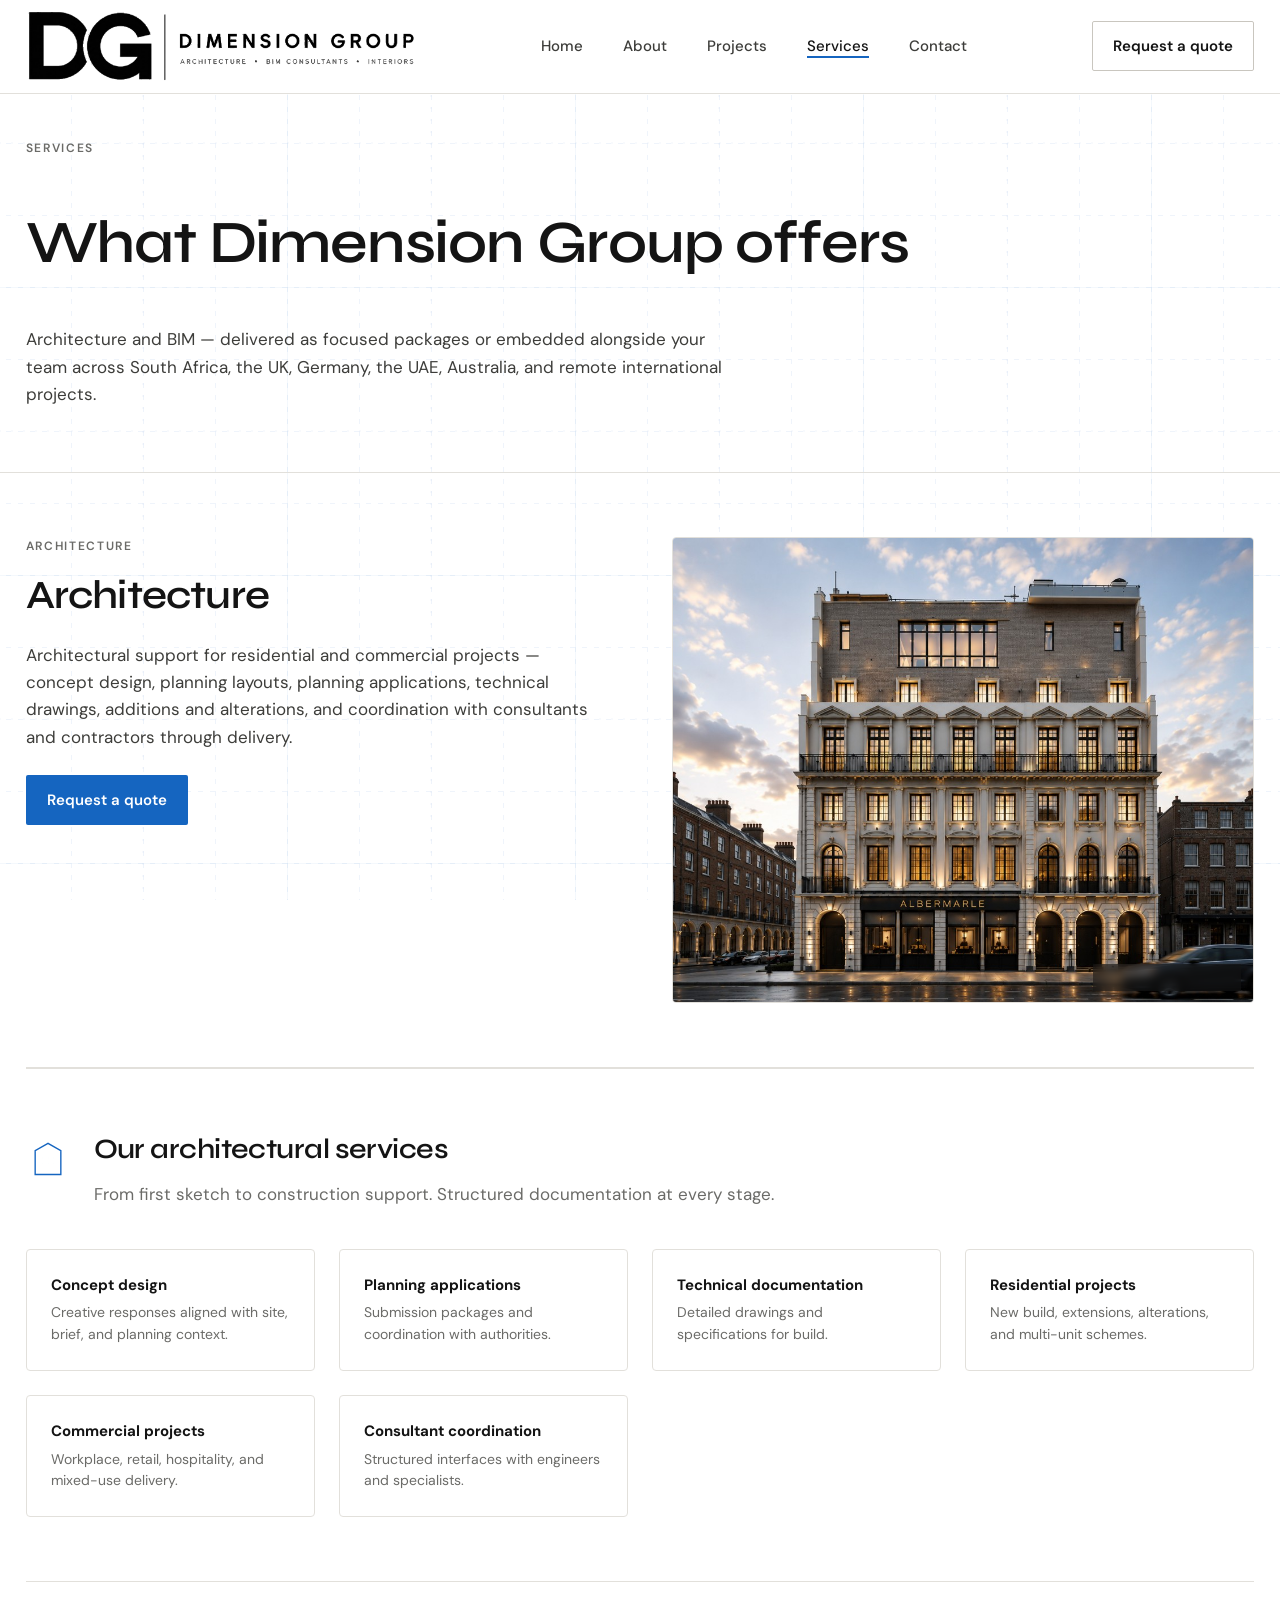
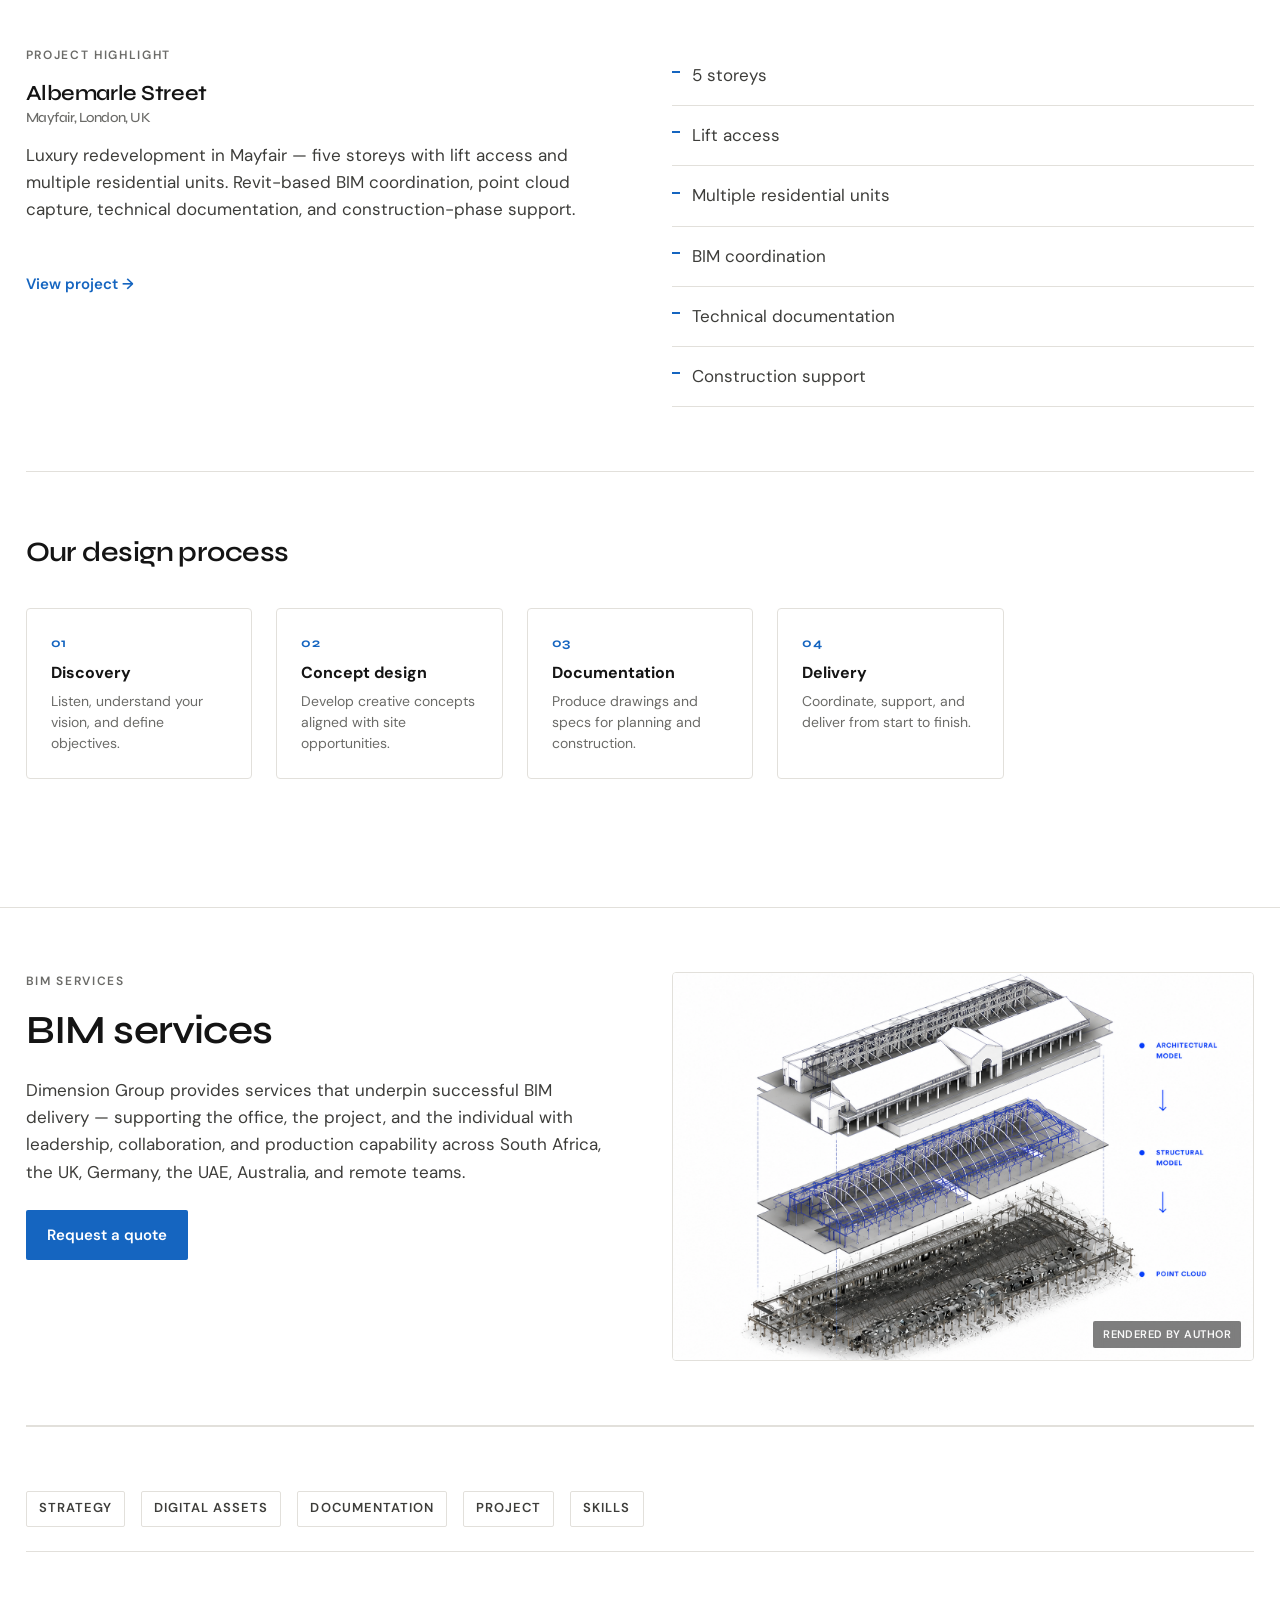
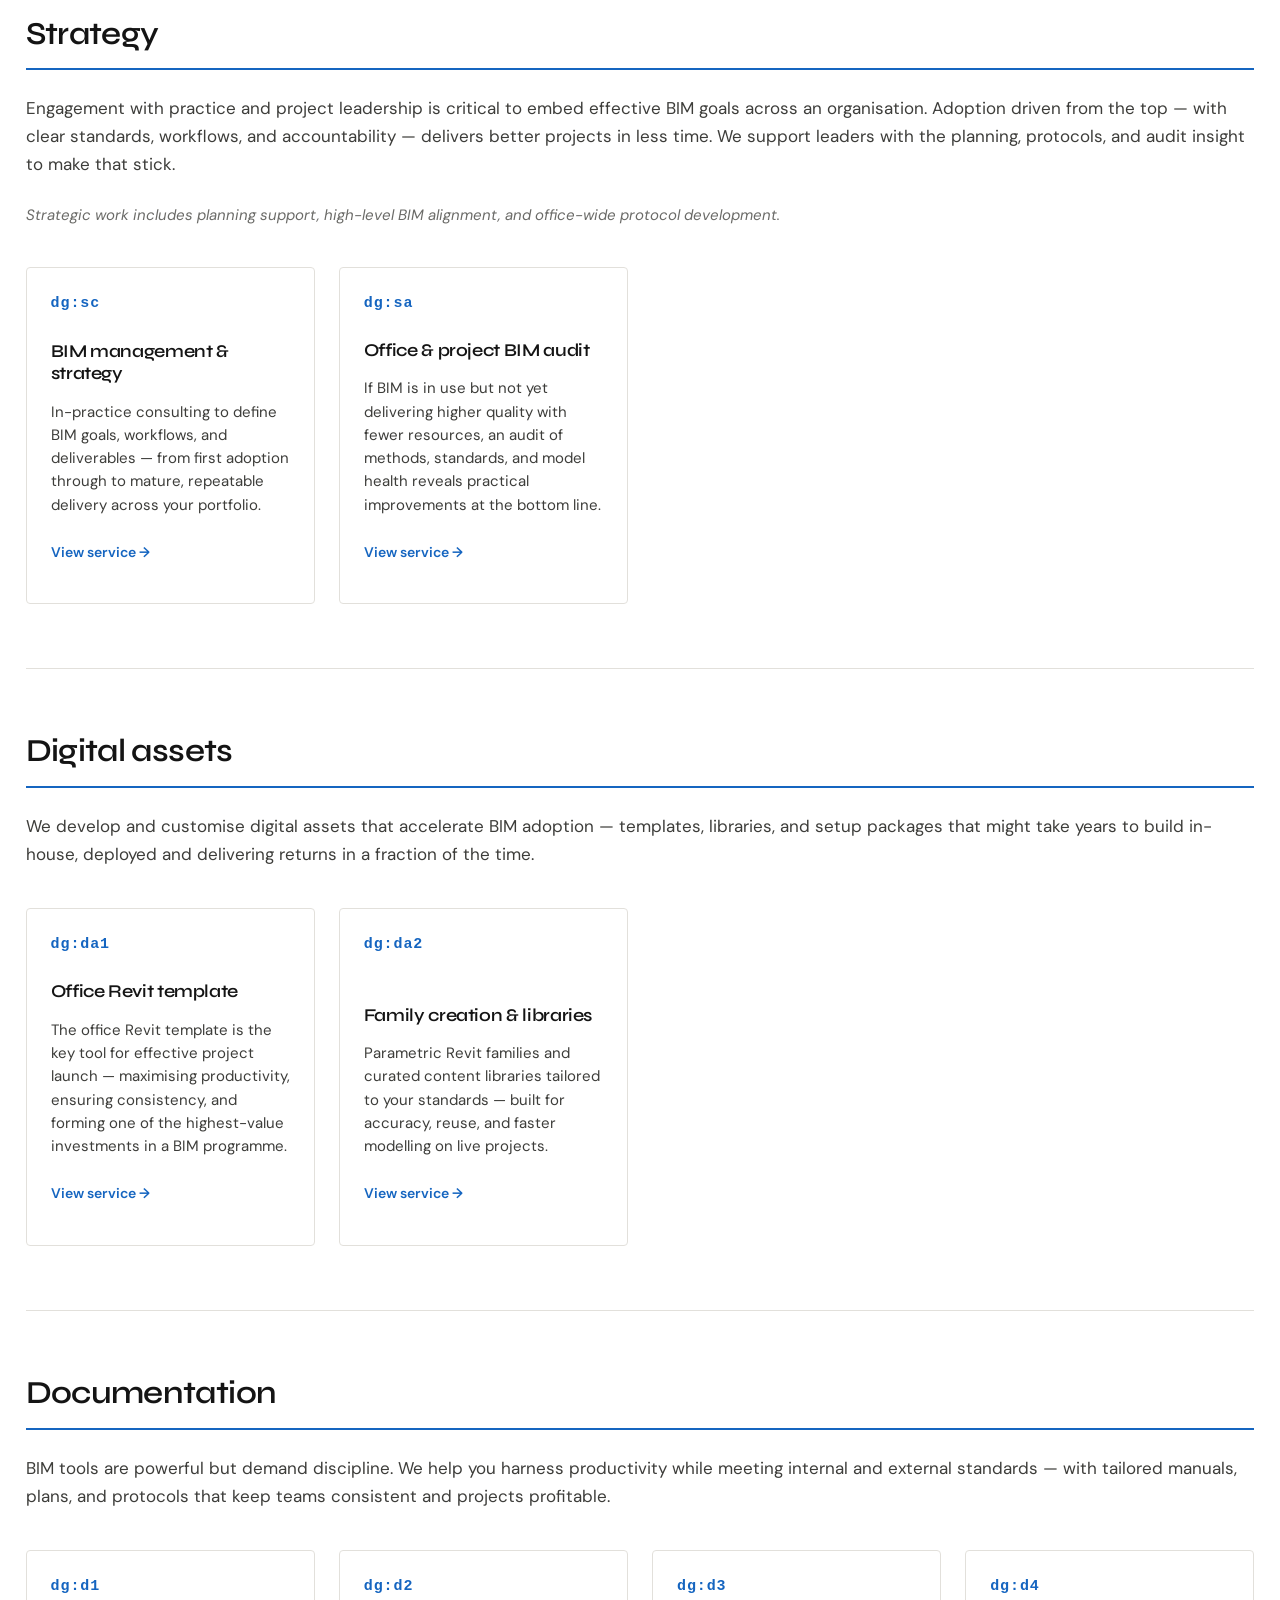
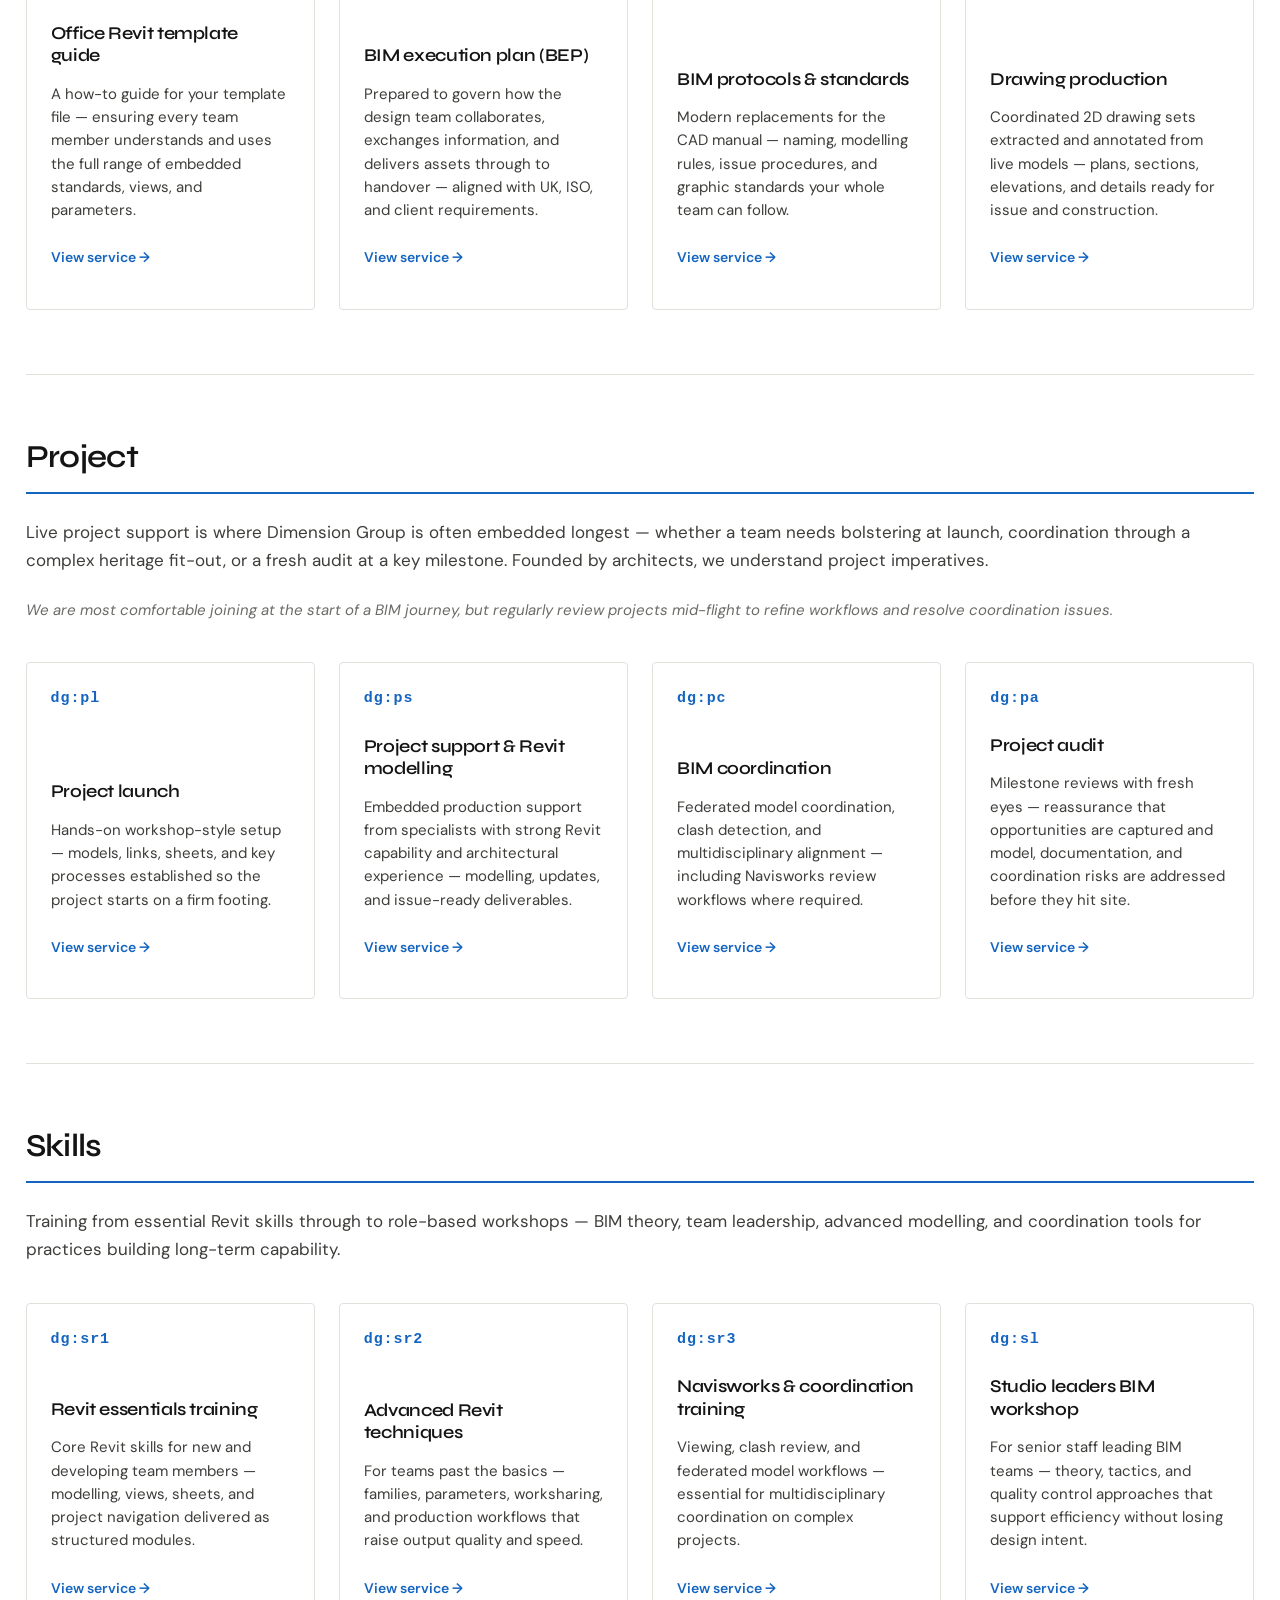
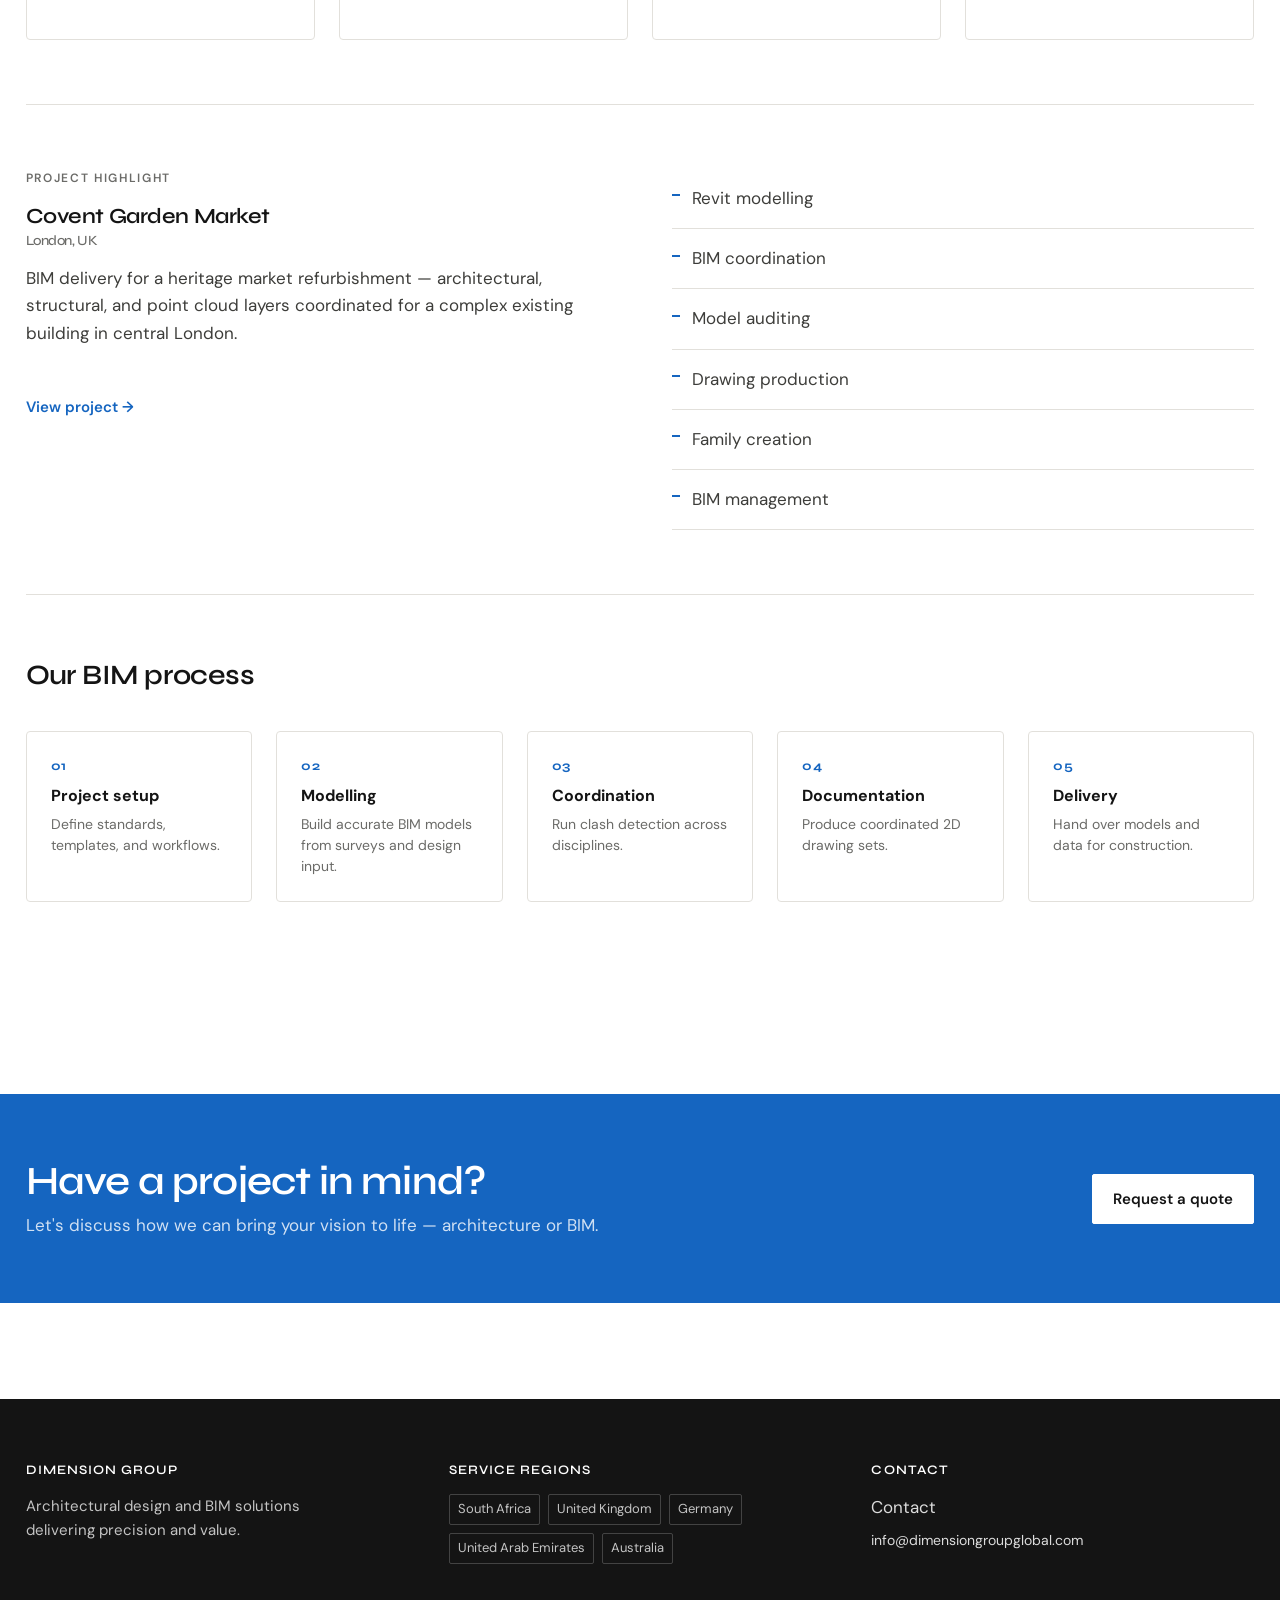
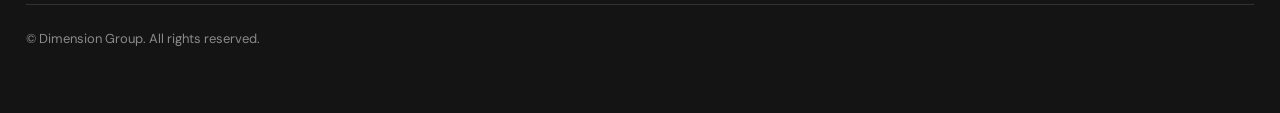
<file: services.html>
<!DOCTYPE html>
<html lang="en">
  <head>
    <meta charset="UTF-8" />
    <meta name="viewport" content="width=device-width, initial-scale=1" />
    <meta
      name="description"
      content="Architecture and BIM services from Dimension Group — London, UK and international delivery."
    />
    <meta name="robots" content="index, follow" />
    <link rel="canonical" href="https://www.dimensiongroupglobal.com/services.html" />
    <link rel="icon" href="assets/images/logo.png" type="image/png" />
    <meta property="og:type" content="website" />
    <meta property="og:site_name" content="Dimension Group" />
    <meta property="og:title" content="Services — Dimension Group" />
    <meta
      property="og:description"
      content="Architecture and BIM services from Dimension Group — London, UK and international delivery."
    />
    <meta property="og:url" content="https://www.dimensiongroupglobal.com/services.html" />
    <meta property="og:image" content="https://www.dimensiongroupglobal.com/assets/images/hero.jpg" />
    <meta name="twitter:card" content="summary_large_image" />
    <title>Services — Dimension Group</title>
    <link rel="preconnect" href="https://fonts.googleapis.com" />
    <link rel="preconnect" href="https://fonts.gstatic.com" crossorigin />
    <link
      href="https://fonts.googleapis.com/css2?family=DM+Sans:ital,opsz,wght@0,9..40,400;0,9..40,500;0,9..40,600;0,9..40,700&family=Syne:wght@500;600;700&display=swap"
      rel="stylesheet"
    />
    <link rel="stylesheet" href="css/main.css" />
  </head>
  <body class="grid-bg">
    <header class="site-header">
      <div class="header-inner">
        <a class="logo" href="index.html">
          <img src="assets/images/logo.png" alt="Dimension Group — Architecture, BIM Consultants, Interiors" width="1323" height="244" />
        </a>
        <nav class="nav-desktop" aria-label="Primary">
          <a href="index.html">Home</a>
          <a href="about.html">About</a>
          <a href="projects.html">Projects</a>
          <a href="services.html" aria-current="page">Services</a>
          <a href="contact.html">Contact</a>
        </nav>
        <div class="nav-cta">
          <a class="btn btn-secondary" href="contact.html#quote">Request a quote</a>
          <a
            class="btn btn-whatsapp-header"
            data-whatsapp
            data-whatsapp-prefill="Hi Dimension Group — I'd like to chat about a project."
            >WhatsApp</a
          >
        </div>
        <button type="button" class="btn-nav-toggle" aria-expanded="false" aria-controls="nav-mobile">
          Menu
        </button>
      </div>
      <nav id="nav-mobile" class="nav-mobile" aria-label="Mobile">
        <a href="index.html">Home</a>
        <a href="about.html">About</a>
        <a href="projects.html">Projects</a>
        <a href="services.html">Services</a>
        <a href="contact.html">Contact</a>
        <a href="contact.html#quote">Request a quote</a>
      </nav>
    </header>

    <main>
      <section class="section-tight">
        <div class="container">
          <p class="section-label">Services</p>
          <h1>What Dimension Group offers</h1>
          <p class="services-intro-lede">
            Architecture and BIM — delivered as focused packages or embedded alongside your team
            across South Africa, the UK, Germany, the UAE, Australia, and remote international
            projects.
          </p>
        </div>
      </section>

      <!-- Architecture -->
      <section class="section-tight service-detail" id="architecture">
        <div class="container">
        <div class="service-block">
          <div class="service-text">
            <p class="section-label">Architecture</p>
            <h2>Architecture</h2>
            <p>
              Architectural support for residential and commercial projects — concept design, planning
              layouts, planning applications, technical drawings, additions and alterations, and
              coordination with consultants and contractors through delivery.
            </p>
            <div class="service-actions">
              <a class="btn btn-primary" href="contact.html#quote">Request a quote</a>
              <a
                class="btn btn-whatsapp"
                data-whatsapp
                data-whatsapp-prefill="Hi — I'm interested in architecture services."
                >Chat with us</a
              >
            </div>
          </div>
          <figure class="service-media">
            <img
              src="assets/services/architecture/hero.png"
              alt="Albemarle Street architectural render — Mayfair, London"
              width="900"
              height="1125"
            />
            <figcaption class="service-image-caption">Rendered by author</figcaption>
          </figure>
        </div>

        <div class="service-subsection service-subsection--architecture">
          <div class="service-subsection-head">
            <svg class="service-subsection-icon" viewBox="0 0 48 48" fill="none" stroke="currentColor" stroke-width="1.5" aria-hidden="true">
              <path d="M24 8 10 16v26h28V16L24 8z"/>
              <path d="M18 24h.01M24 24h.01M30 24h.01M18 30h.01M24 30h.01M30 30h.01"/>
            </svg>
            <div>
              <h3>Our architectural services</h3>
              <p class="service-sub-lede">From first sketch to construction support. Structured documentation at every stage.</p>
            </div>
          </div>
          <ul class="service-offerings">
            <li>
              <strong>Concept design</strong>
              <span>Creative responses aligned with site, brief, and planning context.</span>
            </li>
            <li>
              <strong>Planning applications</strong>
              <span>Submission packages and coordination with authorities.</span>
            </li>
            <li>
              <strong>Technical documentation</strong>
              <span>Detailed drawings and specifications for build.</span>
            </li>
            <li>
              <strong>Residential projects</strong>
              <span>New build, extensions, alterations, and multi-unit schemes.</span>
            </li>
            <li>
              <strong>Commercial projects</strong>
              <span>Workplace, retail, hospitality, and mixed-use delivery.</span>
            </li>
            <li>
              <strong>Consultant coordination</strong>
              <span>Structured interfaces with engineers and specialists.</span>
            </li>
          </ul>
        </div>

        <div class="project-highlight">
          <div class="project-highlight-text">
            <p class="section-label">Project highlight</p>
            <h3>Albemarle Street <span class="project-loc">Mayfair, London, UK</span></h3>
            <p>
              Luxury redevelopment in Mayfair — five storeys with lift access and multiple residential
              units. Revit-based BIM coordination, point cloud capture, technical documentation, and
              construction-phase support.
            </p>
            <a class="card-link" href="projects.html">View project →</a>
          </div>
          <ul class="list-check project-highlight-list">
            <li>5 storeys</li>
            <li>Lift access</li>
            <li>Multiple residential units</li>
            <li>BIM coordination</li>
            <li>Technical documentation</li>
            <li>Construction support</li>
          </ul>
        </div>

        <div class="service-subsection">
          <h3>Our design process</h3>
          <ol class="process-steps">
            <li><span class="process-num">01</span><strong>Discovery</strong><span>Listen, understand your vision, and define objectives.</span></li>
            <li><span class="process-num">02</span><strong>Concept design</strong><span>Develop creative concepts aligned with site opportunities.</span></li>
            <li><span class="process-num">03</span><strong>Documentation</strong><span>Produce drawings and specs for planning and construction.</span></li>
            <li><span class="process-num">04</span><strong>Delivery</strong><span>Coordinate, support, and deliver from start to finish.</span></li>
          </ol>
        </div>
        </div>
      </section>

      <!-- BIM -->
      <section class="section-tight service-detail" id="bim">
        <div class="container">
        <div class="service-block">
          <div class="service-text">
            <p class="section-label">BIM services</p>
            <h2>BIM services</h2>
            <p>
              Dimension Group provides services that underpin successful BIM delivery — supporting the
              office, the project, and the individual with leadership, collaboration, and production
              capability across South Africa, the UK, Germany, the UAE, Australia, and remote teams.
            </p>
            <div class="service-actions">
              <a class="btn btn-primary" href="contact.html#quote">Request a quote</a>
              <a
                class="btn btn-whatsapp"
                data-whatsapp
                data-whatsapp-prefill="Hi — I'm interested in BIM services."
                >Chat with us</a
              >
            </div>
          </div>
          <figure class="service-media">
            <img
              src="assets/services/bim/hero.png"
              alt="Covent Garden Market — architectural, structural, and point cloud BIM model"
              width="1200"
              height="900"
            />
            <figcaption class="service-image-caption">Rendered by author</figcaption>
          </figure>
        </div>

        <div class="bim-catalog">
          <nav class="bim-catalog-nav" aria-label="BIM service categories">
            <a href="#bim-strategy">Strategy</a>
            <a href="#bim-digital-assets">Digital assets</a>
            <a href="#bim-documentation">Documentation</a>
            <a href="#bim-project">Project</a>
            <a href="#bim-skills">Skills</a>
          </nav>

          <article class="bim-category" id="bim-strategy">
            <h3 class="bim-category-title">Strategy</h3>
            <p class="bim-category-intro">
              Engagement with practice and project leadership is critical to embed effective BIM goals
              across an organisation. Adoption driven from the top — with clear standards, workflows,
              and accountability — delivers better projects in less time. We support leaders with the
              planning, protocols, and audit insight to make that stick.
            </p>
            <p class="bim-category-note">
              Strategic work includes planning support, high-level BIM alignment, and office-wide
              protocol development.
            </p>
            <div class="bim-services">
              <article class="bim-service">
                <p class="bim-service-code">dg:sc</p>
                <h4>BIM management &amp; strategy</h4>
                <p>
                  In-practice consulting to define BIM goals, workflows, and deliverables — from first
                  adoption through to mature, repeatable delivery across your portfolio.
                </p>
                <a class="card-link" href="contact.html#quote">View service →</a>
              </article>
              <article class="bim-service">
                <p class="bim-service-code">dg:sa</p>
                <h4>Office &amp; project BIM audit</h4>
                <p>
                  If BIM is in use but not yet delivering higher quality with fewer resources, an audit
                  of methods, standards, and model health reveals practical improvements at the bottom
                  line.
                </p>
                <a class="card-link" href="contact.html#quote">View service →</a>
              </article>
            </div>
          </article>

          <article class="bim-category" id="bim-digital-assets">
            <h3 class="bim-category-title">Digital assets</h3>
            <p class="bim-category-intro">
              We develop and customise digital assets that accelerate BIM adoption — templates,
              libraries, and setup packages that might take years to build in-house, deployed and
              delivering returns in a fraction of the time.
            </p>
            <div class="bim-services">
              <article class="bim-service">
                <p class="bim-service-code">dg:da1</p>
                <h4>Office Revit template</h4>
                <p>
                  The office Revit template is the key tool for effective project launch — maximising
                  productivity, ensuring consistency, and forming one of the highest-value investments
                  in a BIM programme.
                </p>
                <a class="card-link" href="contact.html#quote">View service →</a>
              </article>
              <article class="bim-service">
                <p class="bim-service-code">dg:da2</p>
                <h4>Family creation &amp; libraries</h4>
                <p>
                  Parametric Revit families and curated content libraries tailored to your standards —
                  built for accuracy, reuse, and faster modelling on live projects.
                </p>
                <a class="card-link" href="contact.html#quote">View service →</a>
              </article>
            </div>
          </article>

          <article class="bim-category" id="bim-documentation">
            <h3 class="bim-category-title">Documentation</h3>
            <p class="bim-category-intro">
              BIM tools are powerful but demand discipline. We help you harness productivity while
              meeting internal and external standards — with tailored manuals, plans, and protocols
              that keep teams consistent and projects profitable.
            </p>
            <div class="bim-services">
              <article class="bim-service">
                <p class="bim-service-code">dg:d1</p>
                <h4>Office Revit template guide</h4>
                <p>
                  A how-to guide for your template file — ensuring every team member understands and
                  uses the full range of embedded standards, views, and parameters.
                </p>
                <a class="card-link" href="contact.html#quote">View service →</a>
              </article>
              <article class="bim-service">
                <p class="bim-service-code">dg:d2</p>
                <h4>BIM execution plan (BEP)</h4>
                <p>
                  Prepared to govern how the design team collaborates, exchanges information, and
                  delivers assets through to handover — aligned with UK, ISO, and client requirements.
                </p>
                <a class="card-link" href="contact.html#quote">View service →</a>
              </article>
              <article class="bim-service">
                <p class="bim-service-code">dg:d3</p>
                <h4>BIM protocols &amp; standards</h4>
                <p>
                  Modern replacements for the CAD manual — naming, modelling rules, issue procedures,
                  and graphic standards your whole team can follow.
                </p>
                <a class="card-link" href="contact.html#quote">View service →</a>
              </article>
              <article class="bim-service">
                <p class="bim-service-code">dg:d4</p>
                <h4>Drawing production</h4>
                <p>
                  Coordinated 2D drawing sets extracted and annotated from live models — plans,
                  sections, elevations, and details ready for issue and construction.
                </p>
                <a class="card-link" href="contact.html#quote">View service →</a>
              </article>
            </div>
          </article>

          <article class="bim-category" id="bim-project">
            <h3 class="bim-category-title">Project</h3>
            <p class="bim-category-intro">
              Live project support is where Dimension Group is often embedded longest — whether a team
              needs bolstering at launch, coordination through a complex heritage fit-out, or a fresh
              audit at a key milestone. Founded by architects, we understand project imperatives.
            </p>
            <p class="bim-category-note">
              We are most comfortable joining at the start of a BIM journey, but regularly review
              projects mid-flight to refine workflows and resolve coordination issues.
            </p>
            <div class="bim-services">
              <article class="bim-service">
                <p class="bim-service-code">dg:pl</p>
                <h4>Project launch</h4>
                <p>
                  Hands-on workshop-style setup — models, links, sheets, and key processes established
                  so the project starts on a firm footing.
                </p>
                <a class="card-link" href="contact.html#quote">View service →</a>
              </article>
              <article class="bim-service">
                <p class="bim-service-code">dg:ps</p>
                <h4>Project support &amp; Revit modelling</h4>
                <p>
                  Embedded production support from specialists with strong Revit capability and
                  architectural experience — modelling, updates, and issue-ready deliverables.
                </p>
                <a class="card-link" href="contact.html#quote">View service →</a>
              </article>
              <article class="bim-service">
                <p class="bim-service-code">dg:pc</p>
                <h4>BIM coordination</h4>
                <p>
                  Federated model coordination, clash detection, and multidisciplinary alignment —
                  including Navisworks review workflows where required.
                </p>
                <a class="card-link" href="contact.html#quote">View service →</a>
              </article>
              <article class="bim-service">
                <p class="bim-service-code">dg:pa</p>
                <h4>Project audit</h4>
                <p>
                  Milestone reviews with fresh eyes — reassurance that opportunities are captured and
                  model, documentation, and coordination risks are addressed before they hit site.
                </p>
                <a class="card-link" href="contact.html#quote">View service →</a>
              </article>
            </div>
          </article>

          <article class="bim-category" id="bim-skills">
            <h3 class="bim-category-title">Skills</h3>
            <p class="bim-category-intro">
              Training from essential Revit skills through to role-based workshops — BIM theory, team
              leadership, advanced modelling, and coordination tools for practices building long-term
              capability.
            </p>
            <div class="bim-services">
              <article class="bim-service">
                <p class="bim-service-code">dg:sr1</p>
                <h4>Revit essentials training</h4>
                <p>
                  Core Revit skills for new and developing team members — modelling, views, sheets, and
                  project navigation delivered as structured modules.
                </p>
                <a class="card-link" href="contact.html#quote">View service →</a>
              </article>
              <article class="bim-service">
                <p class="bim-service-code">dg:sr2</p>
                <h4>Advanced Revit techniques</h4>
                <p>
                  For teams past the basics — families, parameters, worksharing, and production
                  workflows that raise output quality and speed.
                </p>
                <a class="card-link" href="contact.html#quote">View service →</a>
              </article>
              <article class="bim-service">
                <p class="bim-service-code">dg:sr3</p>
                <h4>Navisworks &amp; coordination training</h4>
                <p>
                  Viewing, clash review, and federated model workflows — essential for multidisciplinary
                  coordination on complex projects.
                </p>
                <a class="card-link" href="contact.html#quote">View service →</a>
              </article>
              <article class="bim-service">
                <p class="bim-service-code">dg:sl</p>
                <h4>Studio leaders BIM workshop</h4>
                <p>
                  For senior staff leading BIM teams — theory, tactics, and quality control approaches
                  that support efficiency without losing design intent.
                </p>
                <a class="card-link" href="contact.html#quote">View service →</a>
              </article>
            </div>
          </article>
        </div>

        <div class="project-highlight project-highlight-media">
          <div class="project-highlight-text">
            <p class="section-label">Project highlight</p>
            <h3>Covent Garden Market <span class="project-loc">London, UK</span></h3>
            <p>
              BIM delivery for a heritage market refurbishment — architectural, structural, and point
              cloud layers coordinated for a complex existing building in central London.
            </p>
            <a class="card-link" href="projects.html">View project →</a>
          </div>
          <ul class="list-check project-highlight-list">
            <li>Revit modelling</li>
            <li>BIM coordination</li>
            <li>Model auditing</li>
            <li>Drawing production</li>
            <li>Family creation</li>
            <li>BIM management</li>
          </ul>
        </div>

        <div class="service-subsection">
          <h3>Our BIM process</h3>
          <ol class="process-steps">
            <li><span class="process-num">01</span><strong>Project setup</strong><span>Define standards, templates, and workflows.</span></li>
            <li><span class="process-num">02</span><strong>Modelling</strong><span>Build accurate BIM models from surveys and design input.</span></li>
            <li><span class="process-num">03</span><strong>Coordination</strong><span>Run clash detection across disciplines.</span></li>
            <li><span class="process-num">04</span><strong>Documentation</strong><span>Produce coordinated 2D drawing sets.</span></li>
            <li><span class="process-num">05</span><strong>Delivery</strong><span>Hand over models and data for construction.</span></li>
          </ol>
        </div>
        </div>
      </section>

      <section class="lead-strip">
        <div class="lead-strip-inner">
          <div>
            <h2>Have a project in mind?</h2>
            <p>Let's discuss how we can bring your vision to life — architecture or BIM.</p>
          </div>
          <div style="display: flex; flex-wrap: wrap; gap: var(--space-sm)">
            <a class="btn btn-secondary" href="contact.html#quote" style="background: #fff; border-color: #fff; color: var(--ink)">Request a quote</a>
            <a
              class="btn btn-secondary"
              data-whatsapp
              data-whatsapp-prefill="Hi Dimension Group — I'd like to discuss a project."
              style="background: transparent; border-color: rgba(255,255,255,0.6); color: #fff"
              >Chat with us</a
            >
          </div>
        </div>
      </section>
    </main>

    <footer class="footer">
      <div class="footer-inner">
        <div>
          <h4>Dimension Group</h4>
          <p style="margin: 0; font-size: 0.9375rem; max-width: 22em">
            Architectural design and BIM solutions delivering precision and value.
          </p>
        </div>
        <div>
          <h4>Service regions</h4>
          <ul class="footer-regions">
            <li>South Africa</li>
            <li>United Kingdom</li>
            <li>Germany</li>
            <li>United Arab Emirates</li>
            <li>Australia</li>
          </ul>
        </div>
        <div>
          <h4>Contact</h4>
          <p style="margin: 0 0 var(--space-xs)">
            <a href="contact.html">Contact</a>
          </p>
          <p style="margin: 0; font-size: 0.875rem">
            <a id="footer-email" href="mailto:info@dimensiongroupglobal.com">info@dimensiongroupglobal.com</a>
          </p>
        </div>
      </div>
      <p class="footer-bottom">&copy; Dimension Group. All rights reserved.</p>
    </footer>

    <script src="js/main.js"></script>
  </body>
</html>
</file>
<file: css/main.css>
/* Dimension Group — architectural, premium static site */
:root {
	--bg: #ffffff;
	--bg-elevated: #ffffff;
	--surface: #ffffff;
	--ink: #141414;
	--ink-soft: #3d3d3a;
	--muted: #6b6b68;
	--line: #e2e0db;
	--line-strong: #c9c6bf;
	--accent: #1565c0;
	--accent-hover: #0d47a1;
	--accent-warm: #1976d2;
	--grid: rgba(20, 20, 20, 0.06);
	--blueprint-line: rgba(21, 101, 192, 0.14);
	--blueprint-bg: #ffffff;
	--radius: 2px;
	--radius-lg: 4px;
	--radius-xl: 14px;
	--space-xs: 0.5rem;
	--space-sm: 1rem;
	--space-md: 1.5rem;
	--space-lg: 2.5rem;
	--space-xl: 4rem;
	--space-2xl: 6rem;
	--page-top: clamp(2rem, 3.5vw, 3.25rem);
	--max: 92rem;
	--site-gutter: clamp(1rem, 2vw, 1.75rem);
	--narrow: 40rem;
	--font-sans: "DM Sans", system-ui, sans-serif;
	--font-display: "Syne", var(--font-sans);
	--ease: cubic-bezier(0.22, 1, 0.36, 1);
}

*,
*::before,
*::after {
	box-sizing: border-box;
}

html {
	scroll-behavior: smooth;
	min-height: 100%;
}

body {
	margin: 0;
	font-family: var(--font-sans);
	font-size: 1.0625rem;
	line-height: 1.6;
	color: var(--ink-soft);
	background: transparent;
	-webkit-font-smoothing: antialiased;
	position: relative;
	min-height: 100%;
}

/* Sitewide blueprint — fixed layer behind all page content */
body.grid-bg::before {
	content: "";
	position: fixed;
	inset: 0;
	z-index: -1;
	pointer-events: none;
	background-color: var(--blueprint-bg);
	background-image:
		url("data:image/svg+xml,%3Csvg xmlns='http://www.w3.org/2000/svg' width='288' height='288' viewBox='0 0 288 288'%3E%3Cpath d='M288 0H0V288' fill='none' stroke='%231565C0' stroke-opacity='0.09' stroke-width='1'/%3E%3Cpath d='M0 144h288M144 0v288' fill='none' stroke='%231565C0' stroke-opacity='0.06' stroke-width='1' stroke-dasharray='2 10'/%3E%3C/svg%3E"),
		url("data:image/svg+xml,%3Csvg xmlns='http://www.w3.org/2000/svg' width='72' height='72' viewBox='0 0 72 72'%3E%3Cpath d='M72 0H0V72' fill='none' stroke='%231565C0' stroke-opacity='0.14' stroke-width='1' stroke-dasharray='5 7'/%3E%3C/svg%3E");
	background-size:
		288px 288px,
		72px 72px;
	background-position:
		-1px -1px,
		-1px -1px;
}

body.menu-open {
	overflow: hidden;
}

h1,
h2,
h3,
h4 {
	font-family: var(--font-display);
	font-weight: 600;
	color: var(--ink);
	line-height: 1.15;
	letter-spacing: -0.02em;
}

h1 {
	font-size: clamp(2.25rem, 5vw, 3.75rem);
}

h2 {
	font-size: clamp(1.75rem, 3.5vw, 2.5rem);
	margin: 0 0 var(--space-md);
}

h3 {
	font-size: 1.25rem;
	margin: 0 0 var(--space-sm);
}

p {
	margin: 0 0 var(--space-md);
	max-width: 42em;
}

a {
	color: var(--accent);
	text-decoration: none;
	transition: color 0.2s var(--ease);
}

a:hover {
	color: var(--accent-warm);
}

img {
	max-width: 100%;
	height: auto;
	display: block;
}

.sr-only {
	position: absolute;
	width: 1px;
	height: 1px;
	padding: 0;
	margin: -1px;
	overflow: hidden;
	clip: rect(0, 0, 0, 0);
	white-space: nowrap;
	border: 0;
}

/* Legacy class — blueprint applied via body.grid-bg::before above */
.grid-bg {
	background: transparent;
}

/* Layout */
.site-header {
	position: sticky;
	top: 0;
	z-index: 100;
	background: rgba(255, 255, 255, 0.92);
	backdrop-filter: blur(12px);
	border-bottom: 1px solid var(--line);
}

.header-inner {
	max-width: var(--max);
	margin: 0 auto;
	padding: 0.65rem var(--site-gutter);
	display: flex;
	align-items: center;
	justify-content: space-between;
	gap: var(--space-md);
}

.logo {
	display: flex;
	align-items: center;
	flex-shrink: 0;
}

.logo img {
	display: block;
	height: clamp(60px, 11vw, 72px);
	width: auto;
	max-width: min(395px, 46vw);
	filter: contrast(1.08);
}

.nav-desktop {
	display: flex;
	align-items: center;
	gap: var(--space-lg);
}

.nav-desktop a {
	font-size: 0.9375rem;
	font-weight: 500;
	color: var(--ink-soft);
}

.nav-desktop a:hover,
.nav-desktop a[aria-current="page"] {
	color: var(--ink);
}

.nav-desktop a[aria-current="page"] {
	box-shadow: inset 0 -2px 0 var(--accent);
}

.nav-cta {
	display: flex;
	align-items: center;
	gap: var(--space-sm);
}

.btn-nav-toggle {
	display: none;
	background: none;
	border: 1px solid var(--line);
	padding: var(--space-xs) var(--space-sm);
	font-family: inherit;
	font-size: 0.875rem;
	cursor: pointer;
	color: var(--ink);
	border-radius: var(--radius);
}

@media (max-width: 860px) {
	.btn-nav-toggle {
		display: block;
	}

	.nav-desktop {
		display: none;
	}

	.nav-cta .btn-whatsapp-header {
		display: none;
	}

	.nav-cta .btn-secondary {
		display: inline-flex;
	}
}

.nav-mobile {
	display: none;
	position: fixed;
	inset: 0;
	top: 56px;
	background: rgba(255, 255, 255, 0.97);
	backdrop-filter: blur(8px);
	padding: var(--space-md);
	flex-direction: column;
	gap: var(--space-sm);
	border-top: 1px solid var(--line);
	z-index: 99;
}

.nav-mobile.is-open {
	display: flex;
}

.nav-mobile a {
	font-weight: 600;
	font-size: 1.125rem;
	padding: var(--space-sm) 0;
	border-bottom: 1px solid var(--line);
	color: var(--ink);
}

main {
	min-height: 50vh;
	background: transparent;
}

.section,
.section-tight,
.hero,
.service-detail,
.contact-layout {
	background: transparent;
}

.footer {
	background: var(--ink);
	color: rgba(255, 255, 255, 0.75);
	margin-top: var(--space-2xl);
	padding: var(--space-xl) var(--site-gutter);
}

.footer-inner {
	max-width: var(--max);
	margin: 0 auto;
	display: grid;
	grid-template-columns: repeat(auto-fit, minmax(200px, 1fr));
	gap: var(--space-lg);
}

.footer h4 {
	color: #fff;
	font-size: 0.8125rem;
	text-transform: uppercase;
	letter-spacing: 0.08em;
	margin: 0 0 var(--space-sm);
}

.footer a {
	color: rgba(255, 255, 255, 0.85);
}

.footer a:hover {
	color: #fff;
}

.footer-regions {
	display: flex;
	flex-wrap: wrap;
	gap: var(--space-xs);
	list-style: none;
	padding: 0;
	margin: 0;
}

.footer-regions li {
	font-size: 0.8125rem;
	padding: 0.25rem 0.5rem;
	border: 1px solid rgba(255, 255, 255, 0.2);
	border-radius: var(--radius);
}

.footer-bottom {
	max-width: var(--max);
	margin: var(--space-lg) auto 0;
	padding-top: var(--space-md);
	border-top: 1px solid rgba(255, 255, 255, 0.12);
	font-size: 0.8125rem;
	color: rgba(255, 255, 255, 0.5);
}

.container {
	max-width: var(--max);
	margin: 0 auto;
	padding: 0 var(--site-gutter);
}

.section {
	padding: var(--space-2xl) 0;
}

.section-tight {
	padding: var(--space-xl) 0;
}

.section-label {
	font-size: 0.75rem;
	font-weight: 600;
	text-transform: uppercase;
	letter-spacing: 0.14em;
	color: var(--muted);
	margin: 0 0 var(--space-sm);
}

/* Buttons */
.btn {
	display: inline-flex;
	align-items: center;
	justify-content: center;
	gap: 0.5rem;
	padding: 0.75rem 1.25rem;
	font-family: inherit;
	font-size: 0.9375rem;
	font-weight: 600;
	border-radius: var(--radius);
	border: 1px solid transparent;
	cursor: pointer;
	transition:
		background 0.2s var(--ease),
		color 0.2s var(--ease),
		border-color 0.2s var(--ease);
	text-decoration: none;
}

.btn-primary {
	background: var(--accent);
	color: #fff;
}

.btn-primary:hover {
	background: var(--accent-hover);
	color: #fff;
}

.btn-secondary {
	background: transparent;
	color: var(--ink);
	border-color: var(--line-strong);
}

.btn-secondary:hover {
	border-color: var(--ink);
	color: var(--ink);
}

.btn-whatsapp,
.btn-whatsapp-header {
	background: var(--accent);
	color: #fff;
	border-color: var(--accent);
}

.btn-whatsapp:hover,
.btn-whatsapp-header:hover {
	background: var(--accent-hover);
	color: #fff;
}

.hero-actions {
	display: flex;
	flex-wrap: wrap;
	gap: var(--space-sm);
	margin-top: var(--space-lg);
}

/* Hero */
.hero {
	position: relative;
	padding: var(--page-top) 0 calc(var(--space-2xl) + 2rem);
	overflow: hidden;
	background: transparent;
}

.hero-grid {
	display: grid;
	grid-template-columns: 1fr minmax(300px, 1fr);
	gap: var(--space-xl);
	align-items: center;
}

.hero .section-label {
	color: var(--accent);
	font-weight: 700;
	letter-spacing: 0.12em;
}

@media (max-width: 900px) {
	.hero-grid {
		grid-template-columns: 1fr;
	}
}

.hero-lede {
	font-size: 1.1875rem;
	color: var(--muted);
	max-width: 36em;
}

.hero-visual {
	position: relative;
	display: flex;
	flex-direction: column;
	gap: var(--space-sm);
	background: transparent;
	border: none;
	box-shadow: none;
	overflow: visible;
}

.hero-image-wrap {
	position: relative;
	margin: 0;
	border-radius: var(--radius-xl);
	overflow: hidden;
	border: 1px solid rgba(21, 101, 192, 0.12);
	box-shadow: 0 20px 44px rgba(21, 101, 192, 0.1);
}

.hero-image {
	width: 100%;
	aspect-ratio: 4 / 3;
	object-fit: cover;
	background: var(--surface);
	display: block;
	border: none;
	border-radius: 0;
	box-shadow: none;
}

.hero-image-caption {
	position: absolute;
	right: 0.75rem;
	bottom: 0.75rem;
	margin: 0;
	padding: 0.35rem 0.65rem;
	font-size: 0.6875rem;
	font-weight: 600;
	letter-spacing: 0.04em;
	text-transform: uppercase;
	color: rgba(255, 255, 255, 0.95);
	background: rgba(20, 20, 20, 0.55);
	border-radius: var(--radius);
	backdrop-filter: blur(4px);
	max-width: none;
}

.hero-stats {
	display: grid;
	grid-template-columns: repeat(4, 1fr);
	gap: 0;
	background: var(--surface);
	border: 1px solid rgba(21, 101, 192, 0.12);
	border-radius: var(--radius-xl);
	box-shadow: 0 12px 32px rgba(21, 101, 192, 0.08);
	overflow: hidden;
}

.hero-stat {
	display: flex;
	flex-direction: column;
	align-items: center;
	justify-content: center;
	text-align: center;
	padding: var(--space-md) var(--space-sm);
	min-height: 168px;
	border-right: 1px solid var(--line);
}

.hero-stat:last-child {
	border-right: none;
}

.hero-stat-icon {
	width: 2rem;
	height: 2rem;
	color: var(--accent);
	margin-bottom: var(--space-xs);
	flex-shrink: 0;
}

.hero-stat-value {
	margin: 0 0 0.15rem;
	font-family: var(--font-display);
	font-size: clamp(1.75rem, 3vw, 2.25rem);
	font-weight: 700;
	line-height: 1;
	color: var(--accent);
}

.hero-stat-label {
	margin: 0;
	font-size: 0.8125rem;
	font-weight: 500;
	line-height: 1.35;
	color: var(--muted);
	max-width: none;
}

.hero-stat--services {
	gap: 0.1rem;
}

.hero-stat-services {
	margin: 0;
	font-size: 0.8125rem;
	font-weight: 700;
	line-height: 1.35;
	color: var(--ink);
	max-width: none;
}

@media (max-width: 900px) {
	.hero-stats {
		grid-template-columns: repeat(2, 1fr);
	}

	.hero-stat:nth-child(2) {
		border-right: none;
	}

	.hero-stat:nth-child(1),
	.hero-stat:nth-child(2) {
		border-bottom: 1px solid var(--line);
	}
}

@media (max-width: 480px) {
	.hero-stats {
		grid-template-columns: 1fr;
	}

	.hero-stat {
		border-right: none;
		border-bottom: 1px solid var(--line);
		min-height: auto;
		padding: var(--space-md);
	}

	.hero-stat:last-child {
		border-bottom: none;
	}
}

/* Cards & services */
.cards-3 {
	display: grid;
	grid-template-columns: repeat(3, 1fr);
	gap: var(--space-md);
}

@media (max-width: 900px) {
	.cards-3 {
		grid-template-columns: 1fr;
	}
}

.card {
	background: var(--surface);
	border: 1px solid var(--line);
	border-radius: var(--radius-lg);
	padding: var(--space-lg);
	transition:
		border-color 0.2s var(--ease),
		box-shadow 0.2s var(--ease);
}

.card:hover {
	border-color: var(--line-strong);
	box-shadow: 0 12px 32px rgba(20, 20, 20, 0.06);
}

.card h3 {
	margin-top: 0;
}

.card-link {
	font-weight: 600;
	font-size: 0.9375rem;
	margin-top: var(--space-md);
	display: inline-block;
}

/* What we do — home */
.what-we-do-grid {
	display: grid;
	grid-template-columns: 1fr;
	gap: clamp(var(--space-lg), 4vw, var(--space-xl));
	align-items: start;
}

.what-we-do-intro .section-label {
	color: var(--accent);
}

.what-we-do-intro h2 {
	margin-bottom: 0;
	max-width: 14em;
}

.what-we-do-rule {
	width: 3.5rem;
	height: 4px;
	background: var(--accent);
	margin-top: var(--space-md);
	border-radius: 2px;
}

.service-cards-row {
	display: grid;
	grid-template-columns: repeat(6, minmax(0, 1fr));
	gap: clamp(0.625rem, 1.2vw, 0.875rem);
	align-items: stretch;
}

.service-card {
	background: var(--surface);
	border: 1px solid var(--line);
	border-radius: var(--radius-xl);
	padding: clamp(1.125rem, 1.8vw, 1.5rem) clamp(0.875rem, 1.2vw, 1rem);
	display: flex;
	flex-direction: column;
	height: 100%;
	min-height: 17.5rem;
	color: inherit;
	text-decoration: none;
	transition:
		border-color 0.2s var(--ease),
		box-shadow 0.2s var(--ease),
		transform 0.2s var(--ease);
}

.service-card:hover {
	border-color: var(--line-strong);
	box-shadow: 0 12px 32px rgba(20, 20, 20, 0.07);
	transform: translateY(-2px);
	color: inherit;
}

.service-card-icon {
	width: 2.5rem;
	height: 2.5rem;
	color: var(--accent);
	margin-bottom: var(--space-sm);
	flex-shrink: 0;
}

.service-card h3 {
	font-size: 0.8125rem;
	line-height: 1.35;
	min-height: 2.7em;
	margin: 0 0 var(--space-sm);
	color: var(--ink);
	overflow-wrap: break-word;
	hyphens: auto;
}

.service-card p {
	font-size: 0.75rem;
	line-height: 1.5;
	color: var(--muted);
	margin: 0;
	max-width: none;
	flex: 1;
}

@media (min-width: 1400px) {
	.what-we-do-grid {
		grid-template-columns: minmax(240px, 0.82fr) 2fr;
	}
}

@media (max-width: 1200px) {
	.service-cards-row {
		grid-template-columns: repeat(3, minmax(0, 1fr));
	}
}

@media (max-width: 720px) {
	.service-cards-row {
		display: flex;
		overflow-x: auto;
		scroll-snap-type: x mandatory;
		-webkit-overflow-scrolling: touch;
		gap: var(--space-sm);
		padding-bottom: var(--space-xs);
		margin-right: calc(-1 * var(--site-gutter));
		padding-right: var(--site-gutter);
	}

	.service-card {
		flex: 0 0 min(10.5rem, 72vw);
		scroll-snap-align: start;
		min-height: 15.5rem;
	}
}

/* Why us */
.split {
	display: grid;
	grid-template-columns: 1fr 1fr;
	gap: var(--space-xl);
	align-items: start;
}

@media (max-width: 768px) {
	.split {
		grid-template-columns: 1fr;
	}
}

/* About page */
.about-layout {
	display: grid;
	grid-template-columns: minmax(0, 1.15fr) minmax(0, 1fr);
	gap: clamp(var(--space-lg), 5vw, var(--space-xl));
	align-items: start;
}

.about-layout h1,
.about-layout p {
	max-width: none;
}

.about-content {
	display: flex;
	flex-direction: column;
	gap: var(--space-xl);
}

.about-block h2 {
	margin-top: 0;
}

.about-actions {
	display: flex;
	flex-wrap: wrap;
	gap: var(--space-sm);
	margin-top: var(--space-md);
}

@media (max-width: 900px) {
	.about-layout {
		grid-template-columns: 1fr;
	}
}

.list-check {
	list-style: none;
	padding: 0;
	margin: 0;
}

.list-check li {
	display: flex;
	align-items: flex-start;
	gap: 0.75rem;
	padding: var(--space-sm) 0;
	border-bottom: 1px solid var(--line);
}

.list-check li::before {
	content: "";
	flex-shrink: 0;
	width: 8px;
	height: 2px;
	margin-top: 0.55em;
	background: var(--accent);
}

/* Projects grid */
.projects-grid {
	display: grid;
	grid-template-columns: repeat(auto-fill, minmax(300px, 1fr));
	gap: var(--space-md);
}

.project-card {
	background: var(--surface);
	border: 1px solid var(--line);
	border-radius: var(--radius-lg);
	overflow: hidden;
	transition:
		transform 0.25s var(--ease),
		box-shadow 0.25s var(--ease);
}

.project-card:hover {
	transform: translateY(-2px);
	box-shadow: 0 16px 40px rgba(20, 20, 20, 0.1);
}

.project-card--interactive {
	cursor: pointer;
}

.project-card--interactive:focus-visible {
	outline: 2px solid var(--accent);
	outline-offset: 2px;
}

.project-card-hint {
	margin: var(--space-sm) 0 0;
	font-size: 0.8125rem;
	font-weight: 600;
	color: var(--accent);
}

body.modal-open {
	overflow: hidden;
}

.project-modal {
	position: fixed;
	inset: 0;
	z-index: 200;
	display: flex;
	align-items: center;
	justify-content: center;
	padding: var(--site-gutter);
}

.project-modal[hidden] {
	display: none;
}

.project-modal-backdrop {
	position: absolute;
	inset: 0;
	background: rgba(20, 20, 20, 0.78);
	backdrop-filter: blur(4px);
}

.project-modal-panel {
	position: relative;
	z-index: 1;
	background: var(--surface);
	border-radius: var(--radius-lg);
	border: 1px solid var(--line);
	width: min(72rem, 100%);
	max-height: min(92vh, 100%);
	overflow: auto;
	padding: var(--space-md);
	box-shadow: 0 24px 64px rgba(20, 20, 20, 0.28);
}

.project-modal-close {
	position: sticky;
	top: 0;
	float: right;
	display: flex;
	align-items: center;
	justify-content: center;
	width: 2.5rem;
	height: 2.5rem;
	margin-left: auto;
	margin-bottom: var(--space-xs);
	border: 1px solid var(--line);
	border-radius: var(--radius);
	background: var(--surface);
	color: var(--ink);
	font-size: 1.5rem;
	line-height: 1;
	cursor: pointer;
	transition:
		border-color 0.2s var(--ease),
		background 0.2s var(--ease);
}

.project-modal-close:hover {
	border-color: var(--line-strong);
	background: var(--bg);
}

.project-modal-title {
	clear: both;
	margin: 0 0 var(--space-sm);
	font-family: var(--font-display);
	font-size: 1.125rem;
	font-weight: 600;
	color: var(--ink);
}

.project-modal-image {
	width: 100%;
	height: auto;
	display: block;
	border-radius: var(--radius);
}

.project-card-image {
	aspect-ratio: 4 / 3;
	overflow: hidden;
}

.project-card-image img {
	width: 100%;
	height: 100%;
	object-fit: cover;
}

.project-card-body {
	padding: var(--space-md);
}

.project-meta {
	display: flex;
	flex-wrap: wrap;
	gap: var(--space-xs);
	margin-bottom: var(--space-sm);
}

.tag {
	font-size: 0.6875rem;
	font-weight: 600;
	text-transform: uppercase;
	letter-spacing: 0.06em;
	padding: 0.2rem 0.45rem;
	background: var(--bg);
	border: 1px solid var(--line);
	border-radius: var(--radius);
	color: var(--muted);
}

/* Services page */
.services-intro-lede {
	max-width: 42em;
	margin-bottom: 0;
}

.service-detail > .container {
	display: flex;
	flex-direction: column;
	gap: 0;
}

.service-detail .service-text p,
.service-detail .service-sub-lede,
.service-detail .bim-category-intro,
.service-detail .bim-category-note,
.service-detail .project-highlight-text p {
	max-width: none;
}

.service-detail > .container > .service-block:first-child {
	padding-top: var(--space-lg);
}

.service-block {
	display: grid;
	grid-template-columns: 1fr 1fr;
	gap: var(--space-xl);
	align-items: start;
	padding: var(--space-xl) 0;
	border-bottom: 1px solid var(--line);
}

.service-block:last-child {
	border-bottom: none;
}

.service-block:nth-child(even) .service-text {
	order: 2;
}

.service-block:nth-child(even) .service-media {
	order: 1;
}

@media (max-width: 768px) {
	.service-block,
	.service-block:nth-child(even) .service-text,
	.service-block:nth-child(even) .service-media {
		grid-template-columns: 1fr;
		order: unset;
	}
}

.service-media {
	position: relative;
	margin: 0;
	border-radius: var(--radius-lg);
	overflow: hidden;
	border: 1px solid var(--line);
	background: var(--surface);
	line-height: 0;
}

.service-media img {
	width: 100%;
	height: auto;
	display: block;
}

.service-image-caption {
	position: absolute;
	right: 0.75rem;
	bottom: 0.75rem;
	margin: 0;
	padding: 0.35rem 0.65rem;
	font-size: 0.6875rem;
	font-weight: 600;
	letter-spacing: 0.04em;
	text-transform: uppercase;
	color: rgba(255, 255, 255, 0.95);
	background: rgba(20, 20, 20, 0.55);
	border-radius: var(--radius);
	backdrop-filter: blur(4px);
	line-height: 1.4;
}

.service-actions {
	display: flex;
	flex-wrap: wrap;
	gap: var(--space-sm);
	margin-top: var(--space-md);
}

.service-detail {
	padding-top: 0;
	border-top: 1px solid var(--line);
}

.service-detail:first-of-type {
	border-top: none;
}

/* Page intro — same top gap below navbar on every page */
main > section:first-child {
	padding-top: var(--page-top);
}

main > section.section-tight + section.section-tight {
	padding-top: var(--space-md);
}

.service-subsection {
	padding: var(--space-xl) 0;
	border-top: 1px solid var(--line);
}

.service-subsection h3 {
	margin-top: 0;
	font-size: clamp(1.35rem, 2.5vw, 1.75rem);
}

.service-subsection-head {
	display: flex;
	align-items: flex-start;
	gap: var(--space-md);
	margin-bottom: var(--space-lg);
	text-align: left;
}

.service-subsection-head .service-sub-lede {
	margin-bottom: 0;
}

.service-subsection-icon {
	width: 2.75rem;
	height: 2.75rem;
	color: var(--accent);
	flex-shrink: 0;
	margin-top: 0.15rem;
}

.service-sub-lede {
	color: var(--muted);
	max-width: 40em;
	margin-bottom: var(--space-lg);
}

.service-offerings {
	list-style: none;
	padding: 0;
	margin: 0;
	display: grid;
	grid-template-columns: repeat(auto-fill, minmax(260px, 1fr));
	gap: var(--space-md);
	text-align: left;
}

.service-offerings li {
	background: var(--surface);
	border: 1px solid var(--line);
	border-radius: var(--radius-lg);
	padding: var(--space-md);
	font-size: 0.9375rem;
	line-height: 1.55;
	display: flex;
	flex-direction: column;
	align-items: flex-start;
	text-align: left;
}

.service-offerings strong {
	display: block;
	color: var(--ink);
	margin-bottom: 0.35rem;
}

.service-offerings li span {
	color: var(--muted);
	font-size: 0.875rem;
	line-height: 1.55;
}

.project-highlight {
	display: grid;
	grid-template-columns: 1fr 1fr;
	gap: var(--space-xl);
	align-items: start;
	padding: var(--space-xl) 0;
	border-top: 1px solid var(--line);
}

.project-highlight h3 {
	margin: 0 0 var(--space-sm);
	font-size: 1.35rem;
}

.project-loc {
	display: block;
	font-size: 0.875rem;
	font-weight: 500;
	color: var(--muted);
	margin-top: 0.25rem;
}

.project-highlight-list {
	margin: 0;
}

.project-highlight-list li {
	border-bottom-color: var(--line);
}

.process-steps {
	list-style: none;
	padding: 0;
	margin: var(--space-lg) 0 0;
	display: grid;
	grid-template-columns: repeat(auto-fill, minmax(200px, 1fr));
	gap: var(--space-md);
}

.process-steps li {
	background: var(--surface);
	border: 1px solid var(--line);
	border-radius: var(--radius-lg);
	padding: var(--space-md);
	display: flex;
	flex-direction: column;
	gap: 0.35rem;
}

.process-num {
	font-family: var(--font-display);
	font-size: 0.8125rem;
	font-weight: 700;
	color: var(--accent);
	letter-spacing: 0.06em;
}

.process-steps strong {
	color: var(--ink);
	font-size: 1rem;
}

.process-steps li > span:last-child {
	font-size: 0.875rem;
	color: var(--muted);
	line-height: 1.5;
}

@media (max-width: 768px) {
	.project-highlight {
		grid-template-columns: 1fr;
	}
}

/* BIM catalog (Deploi-style service breakdown) */
.bim-catalog {
	padding: var(--space-xl) 0 0;
	border-top: 1px solid var(--line);
}

.bim-catalog-nav {
	display: flex;
	flex-wrap: wrap;
	gap: var(--space-sm);
	margin-bottom: var(--space-xl);
	padding-bottom: var(--space-md);
	border-bottom: 1px solid var(--line);
}

.bim-catalog-nav a {
	font-size: 0.8125rem;
	font-weight: 600;
	text-transform: uppercase;
	letter-spacing: 0.08em;
	padding: 0.4rem 0.75rem;
	border: 1px solid var(--line);
	border-radius: var(--radius);
	color: var(--ink-soft);
	background: var(--surface);
	transition:
		border-color 0.2s var(--ease),
		color 0.2s var(--ease),
		background 0.2s var(--ease);
}

.bim-catalog-nav a:hover {
	border-color: var(--accent);
	color: var(--accent);
	background: rgba(21, 101, 192, 0.04);
}

.bim-category {
	padding: var(--space-xl) 0;
	border-top: 1px solid var(--line);
	scroll-margin-top: 5rem;
}

.bim-category:first-of-type {
	border-top: none;
	padding-top: 0;
}

.bim-category-title {
	font-size: clamp(1.5rem, 3vw, 2rem);
	margin: 0 0 var(--space-md);
	padding-bottom: var(--space-sm);
	border-bottom: 2px solid var(--accent);
	display: block;
	width: 100%;
}

.bim-category-intro {
	max-width: none;
	font-size: 1.0625rem;
	line-height: 1.65;
	margin-bottom: var(--space-md);
}

.bim-category-note {
	max-width: none;
	font-size: 0.9375rem;
	color: var(--muted);
	font-style: italic;
	margin-bottom: var(--space-lg);
}

.bim-services {
	display: grid;
	grid-template-columns: repeat(auto-fill, minmax(280px, 1fr));
	gap: var(--space-md);
	margin-top: var(--space-lg);
}

.bim-service {
	background: var(--surface);
	border: 1px solid var(--line);
	border-radius: var(--radius-lg);
	padding: var(--space-md) var(--space-md) var(--space-lg);
	display: flex;
	flex-direction: column;
	transition:
		border-color 0.2s var(--ease),
		box-shadow 0.2s var(--ease);
}

.bim-service:hover {
	border-color: rgba(21, 101, 192, 0.35);
	box-shadow: 0 8px 24px rgba(21, 101, 192, 0.08);
}

.bim-service-code {
	font-family: ui-monospace, "Cascadia Code", "Segoe UI Mono", monospace;
	font-size: 0.6875rem;
	font-weight: 600;
	letter-spacing: 0.06em;
	text-transform: lowercase;
	color: var(--accent);
	margin: 0 0 var(--space-sm);
}

.bim-service h4 {
	margin: 0 0 var(--space-sm);
	font-size: 1.125rem;
	line-height: 1.25;
}

.bim-service p {
	font-size: 0.9375rem;
	line-height: 1.55;
	margin: 0 0 var(--space-md);
	flex: 1;
	max-width: none;
}

.bim-service .card-link {
	margin-top: auto;
	font-size: 0.875rem;
}

/* Lead strip */
.lead-strip {
	background: var(--accent);
	color: rgba(255, 255, 255, 0.9);
	padding: var(--space-xl) var(--site-gutter);
	margin: var(--space-xl) 0 0;
}

.lead-strip-inner {
	max-width: var(--max);
	margin: 0 auto;
	display: flex;
	flex-wrap: wrap;
	align-items: center;
	justify-content: space-between;
	gap: var(--space-md);
}

.lead-strip h2 {
	color: #fff;
	margin: 0 0 var(--space-xs);
}

.lead-strip p {
	margin: 0;
	max-width: 36em;
	color: rgba(255, 255, 255, 0.8);
}

/* Forms */
.form-panel {
	background: var(--surface);
	border: 1px solid var(--line);
	border-radius: var(--radius-lg);
	padding: var(--space-lg);
	max-width: 640px;
}

.form-panel-wide {
	max-width: 100%;
}

.form-row {
	margin-bottom: var(--space-md);
}

.form-row label {
	display: block;
	font-size: 0.8125rem;
	font-weight: 600;
	text-transform: uppercase;
	letter-spacing: 0.06em;
	color: var(--muted);
	margin-bottom: var(--space-xs);
}

.form-row input,
.form-row select,
.form-row textarea {
	width: 100%;
	padding: 0.65rem 0.75rem;
	font-family: inherit;
	font-size: 1rem;
	border: 1px solid var(--line);
	border-radius: var(--radius);
	background: var(--bg-elevated);
	color: var(--ink);
}

.form-row input:focus,
.form-row select:focus,
.form-row textarea:focus {
	outline: 2px solid var(--accent);
	outline-offset: 1px;
}

.form-row textarea {
	min-height: 120px;
	resize: vertical;
}

.form-step {
	display: none;
}

.form-step.is-active {
	display: block;
}

.form-step h3 {
	margin-top: 0;
}

.form-nav {
	display: flex;
	flex-wrap: wrap;
	gap: var(--space-sm);
	margin-top: var(--space-lg);
}

.wizard-service-btns {
	display: flex;
	flex-direction: column;
	gap: var(--space-sm);
}

.wizard-service-btns .btn {
	justify-content: flex-start;
	text-align: left;
}

.wizard-service-btns .btn.is-selected {
	border-color: var(--accent);
	background: var(--accent);
	color: #fff;
}

.contact-layout {
	display: grid;
	grid-template-columns: 1fr 1fr;
	gap: var(--space-xl);
	align-items: start;
}

@media (max-width: 900px) {
	.contact-layout {
		grid-template-columns: 1fr;
	}
}

.contact-card {
	padding: var(--space-md) 0;
	border-bottom: 1px solid var(--line);
}

.contact-card:last-child {
	border-bottom: none;
}

.contact-card strong {
	display: block;
	color: var(--ink);
	margin-bottom: 0.25rem;
}

/* Hidden until launch (remove this block to re-enable) */
[data-whatsapp],
.btn-whatsapp,
.btn-whatsapp-header,
.contact-hidden {
	display: none !important;
}

.contact-card:has([data-whatsapp]) {
	display: none;
}

p:has([data-whatsapp]) {
	display: none;
}
</file>
